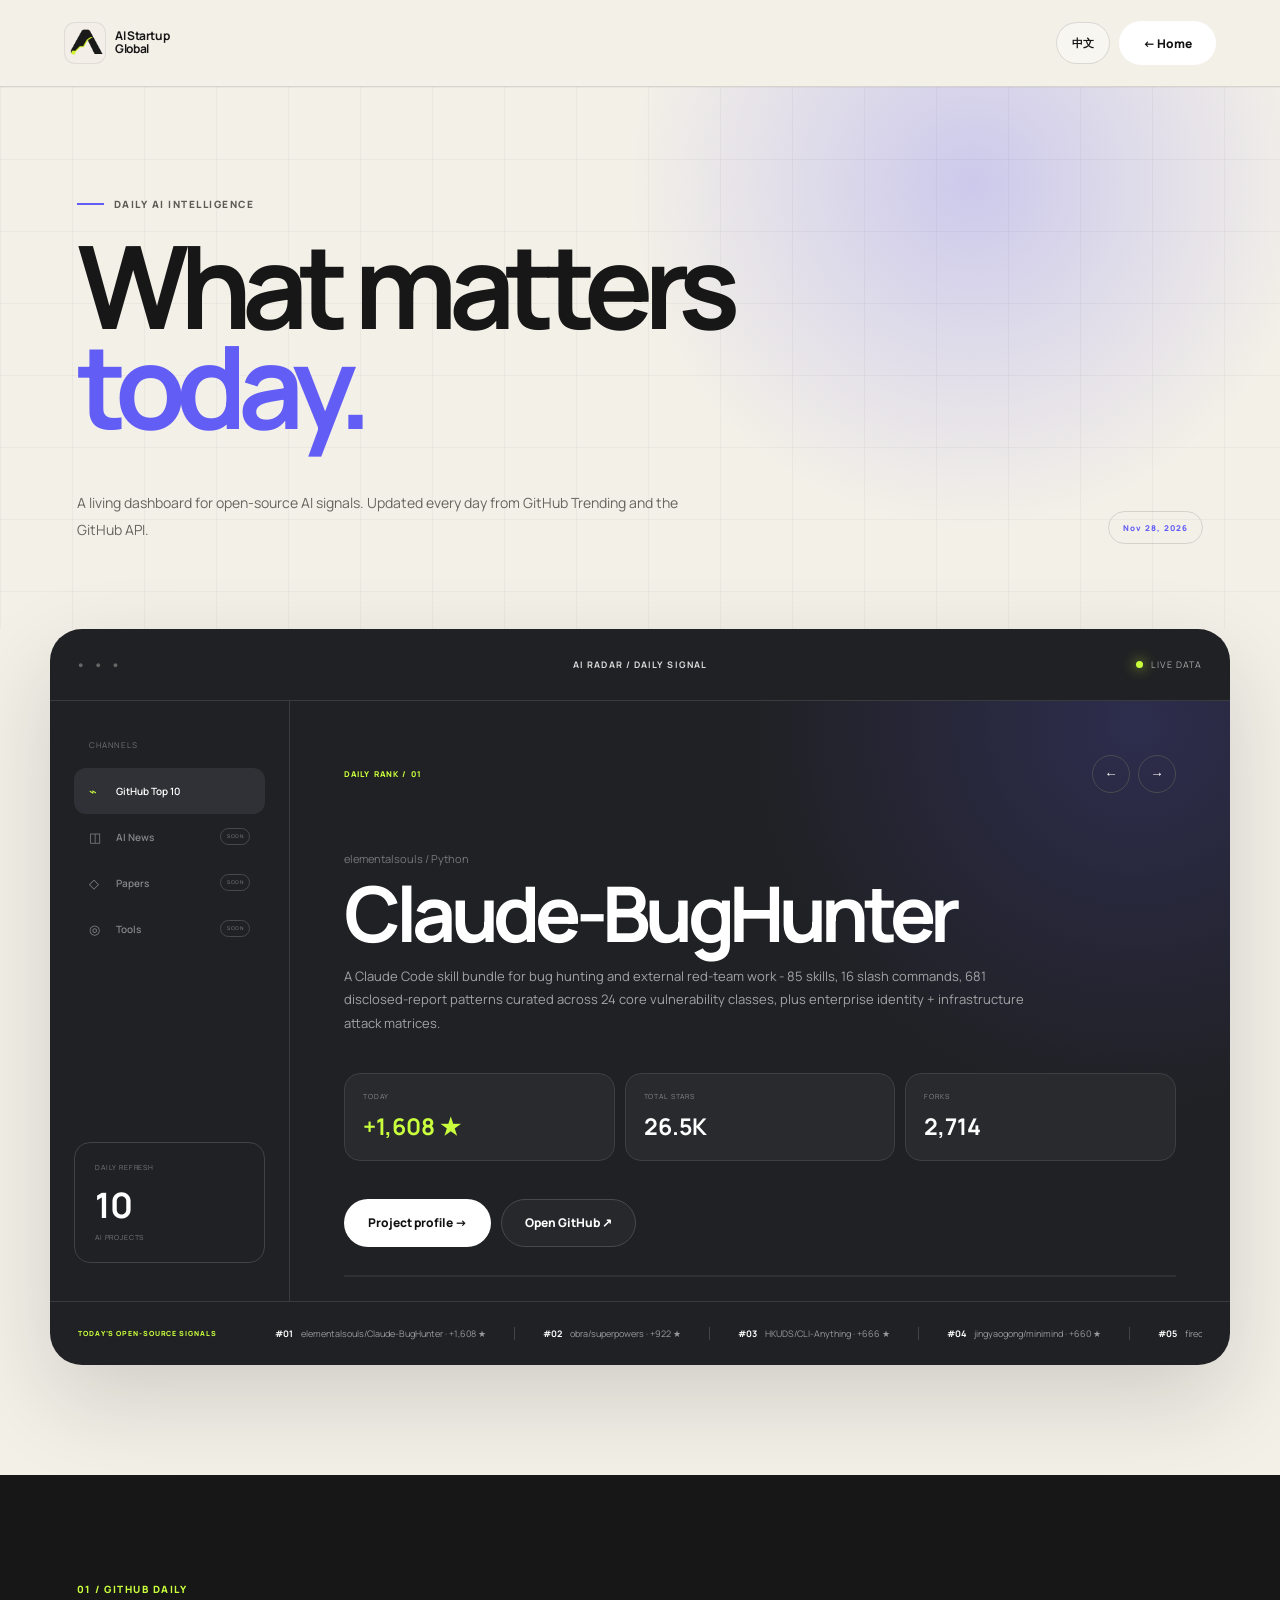
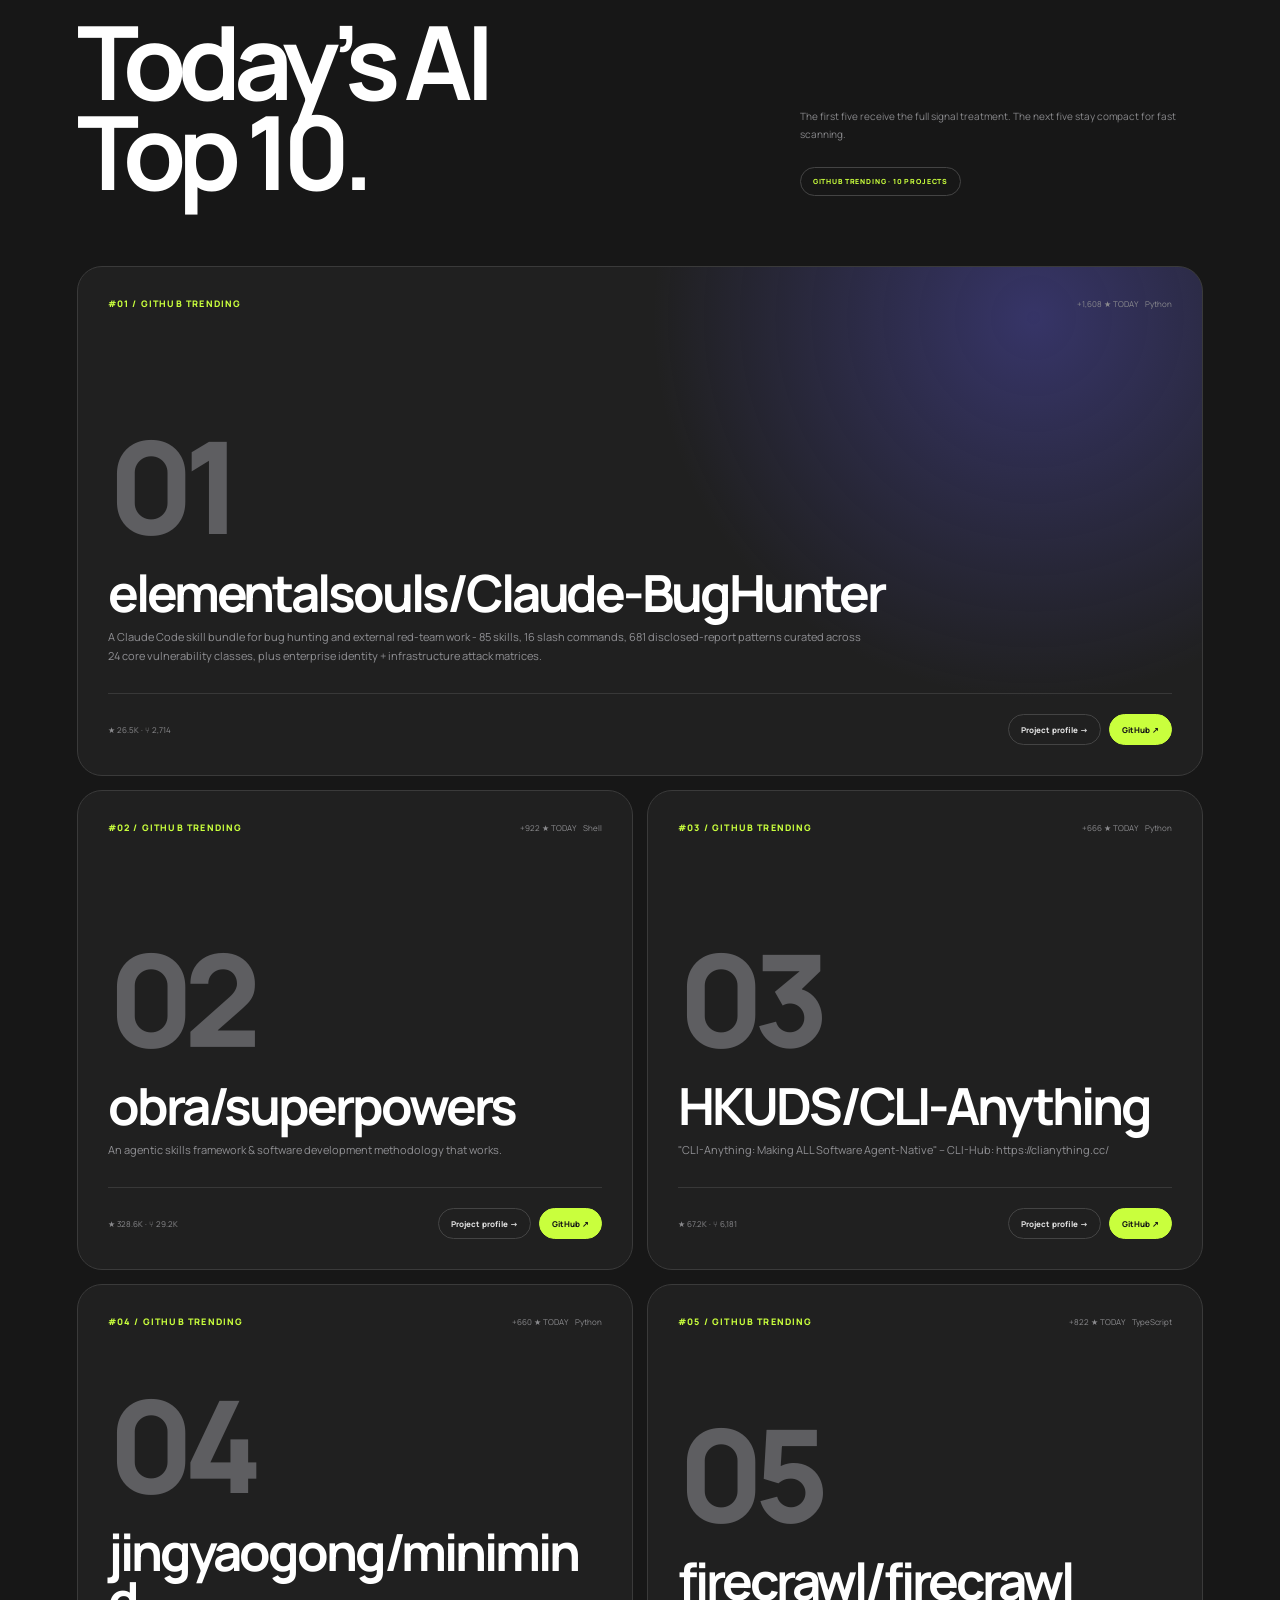
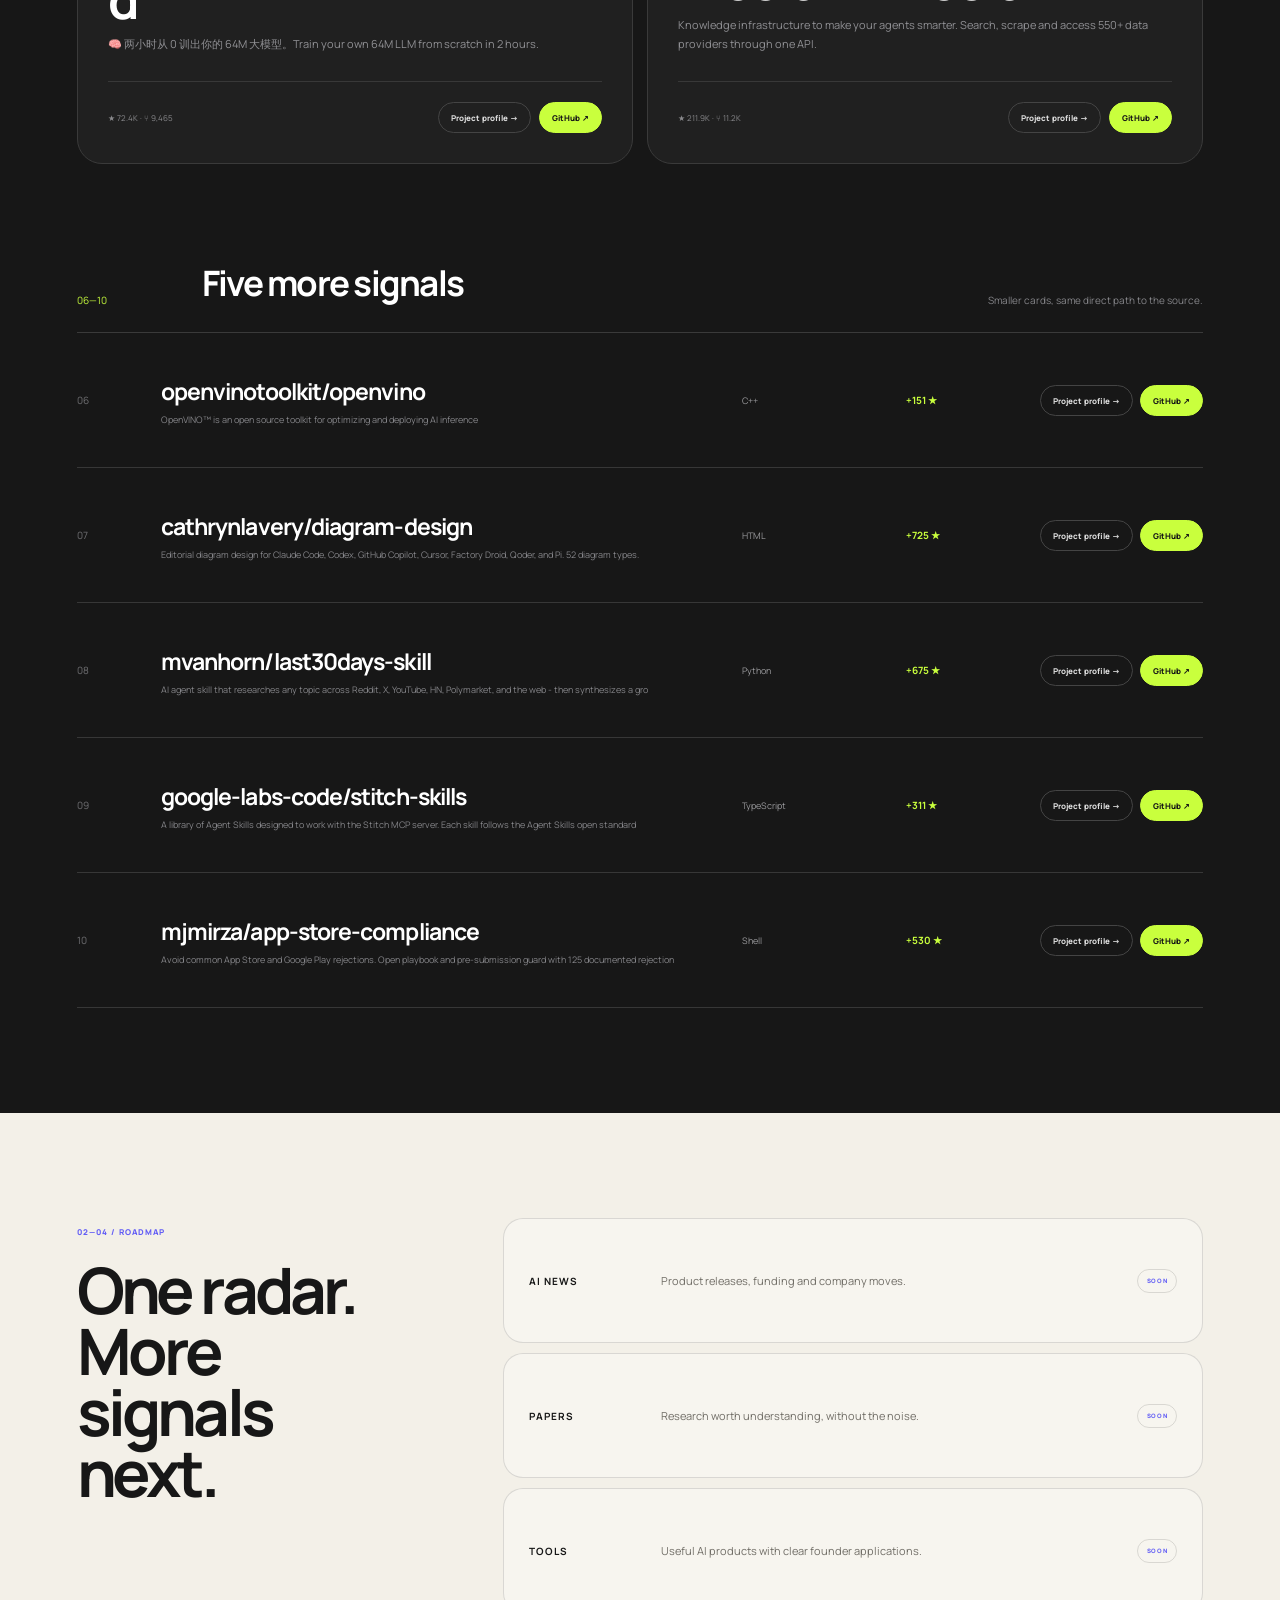
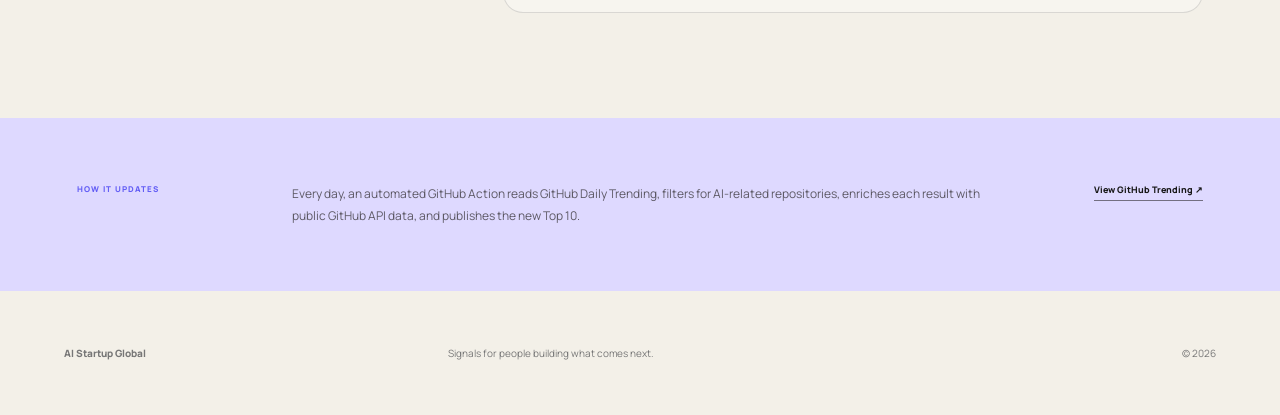
<file: ai-radar.html>
<!doctype html>
<html lang="en">
<head>
  <meta charset="UTF-8"><meta name="viewport" content="width=device-width,initial-scale=1"><meta name="theme-color" content="#171717">
  <meta name="description" content="AI Startup Global daily AI radar and GitHub Top 10.">
  <title>AI Radar — AI Startup Global</title>
  <link rel="preconnect" href="https://fonts.googleapis.com"><link rel="preconnect" href="https://fonts.gstatic.com" crossorigin><link href="https://fonts.googleapis.com/css2?family=Manrope:wght@400;500;600;700;800&display=swap" rel="stylesheet">
  <link rel="stylesheet" href="styles.css"><link rel="stylesheet" href="ai-radar.css">
</head>
<body class="radar-page">
  <header class="radar-nav"><a class="brand" href="index.html"><span class="mark" aria-hidden="true"></span><b>AI Startup<br>Global</b></a><div><button class="lang-toggle" type="button" data-radar-lang>中文</button><a class="btn white compact" href="index.html" data-copy="home">← Home</a></div></header>
  <main>
    <section class="radar-intro"><p class="eyebrow"><i></i><span data-copy="eyebrow">DAILY AI INTELLIGENCE</span></p><h1 data-copy="title">What matters<br><em>today.</em></h1><div><p data-copy="intro">A living dashboard for open-source AI signals. Updated every day from GitHub Trending and the GitHub API.</p><span data-radar-date>UPDATING</span></div></section>
    <section class="radar-console" data-radar-console>
      <div class="radar-console-bar"><span class="radar-dots">● ● ●</span><b data-copy="consoleTitle">AI RADAR / DAILY SIGNAL</b><span><i></i><span data-copy="live">LIVE DATA</span></span></div>
      <div class="radar-console-body">
        <aside><small data-copy="channels">CHANNELS</small><a class="active" href="#github-top"><span>⌁</span><b data-copy="github">GitHub Top 10</b></a><a href="#next-signals"><span>◫</span><b data-copy="news">AI News</b><em data-copy="soon">SOON</em></a><a href="#next-signals"><span>◇</span><b data-copy="papers">Papers</b><em data-copy="soon">SOON</em></a><a href="#next-signals"><span>◎</span><b data-copy="tools">Tools</b><em data-copy="soon">SOON</em></a><div><small data-copy="refresh">DAILY REFRESH</small><strong>10</strong><span data-copy="projects">AI PROJECTS</span></div></aside>
        <div class="radar-feature" data-radar-feature aria-live="polite"></div>
      </div>
      <div class="radar-ticker"><span data-copy="ticker">TODAY’S OPEN-SOURCE SIGNALS</span><div><div data-radar-ticker-track></div></div></div>
    </section>
    <section class="radar-ranking" id="github-top">
      <header><div><p>01 / GITHUB DAILY</p><h2 data-copy="rankingTitle">Today’s AI<br>Top 10.</h2></div><div><p data-copy="rankingCopy">The first five receive the full signal treatment. The next five stay compact for fast scanning.</p><span data-radar-source>GITHUB TRENDING</span></div></header>
      <div class="top-five" data-top-five></div>
      <div class="next-five-head"><span>06—10</span><h3 data-copy="moreSignals">Five more signals</h3><p data-copy="moreCopy">Smaller cards, same direct path to the source.</p></div>
      <div class="next-five" data-next-five></div>
    </section>
    <section class="radar-next" id="next-signals"><div><span>02—04 / ROADMAP</span><h2 data-copy="nextTitle">One radar.<br>More signals next.</h2></div><div class="radar-next-grid"><article><b>AI NEWS</b><p data-copy="newsDesc">Product releases, funding and company moves.</p><span data-copy="soon">SOON</span></article><article><b>PAPERS</b><p data-copy="papersDesc">Research worth understanding, without the noise.</p><span data-copy="soon">SOON</span></article><article><b>TOOLS</b><p data-copy="toolsDesc">Useful AI products with clear founder applications.</p><span data-copy="soon">SOON</span></article></div></section>
    <section class="radar-method"><span data-copy="methodLabel">HOW IT UPDATES</span><p data-copy="method">Every day, an automated GitHub Action reads GitHub Daily Trending, filters for AI-related repositories, enriches each result with public GitHub API data, and publishes the new Top 10.</p><a href="https://github.com/trending?since=daily" target="_blank" rel="noreferrer" data-copy="sourceLink">View GitHub Trending ↗</a></section>
  </main>
  <footer class="radar-footer"><a href="index.html">AI Startup Global</a><p data-copy="footer">Signals for people building what comes next.</p><span>© <i data-radar-year></i></span></footer>
  <script src="ai-radar.js"></script>
</body>
</html>
</file>
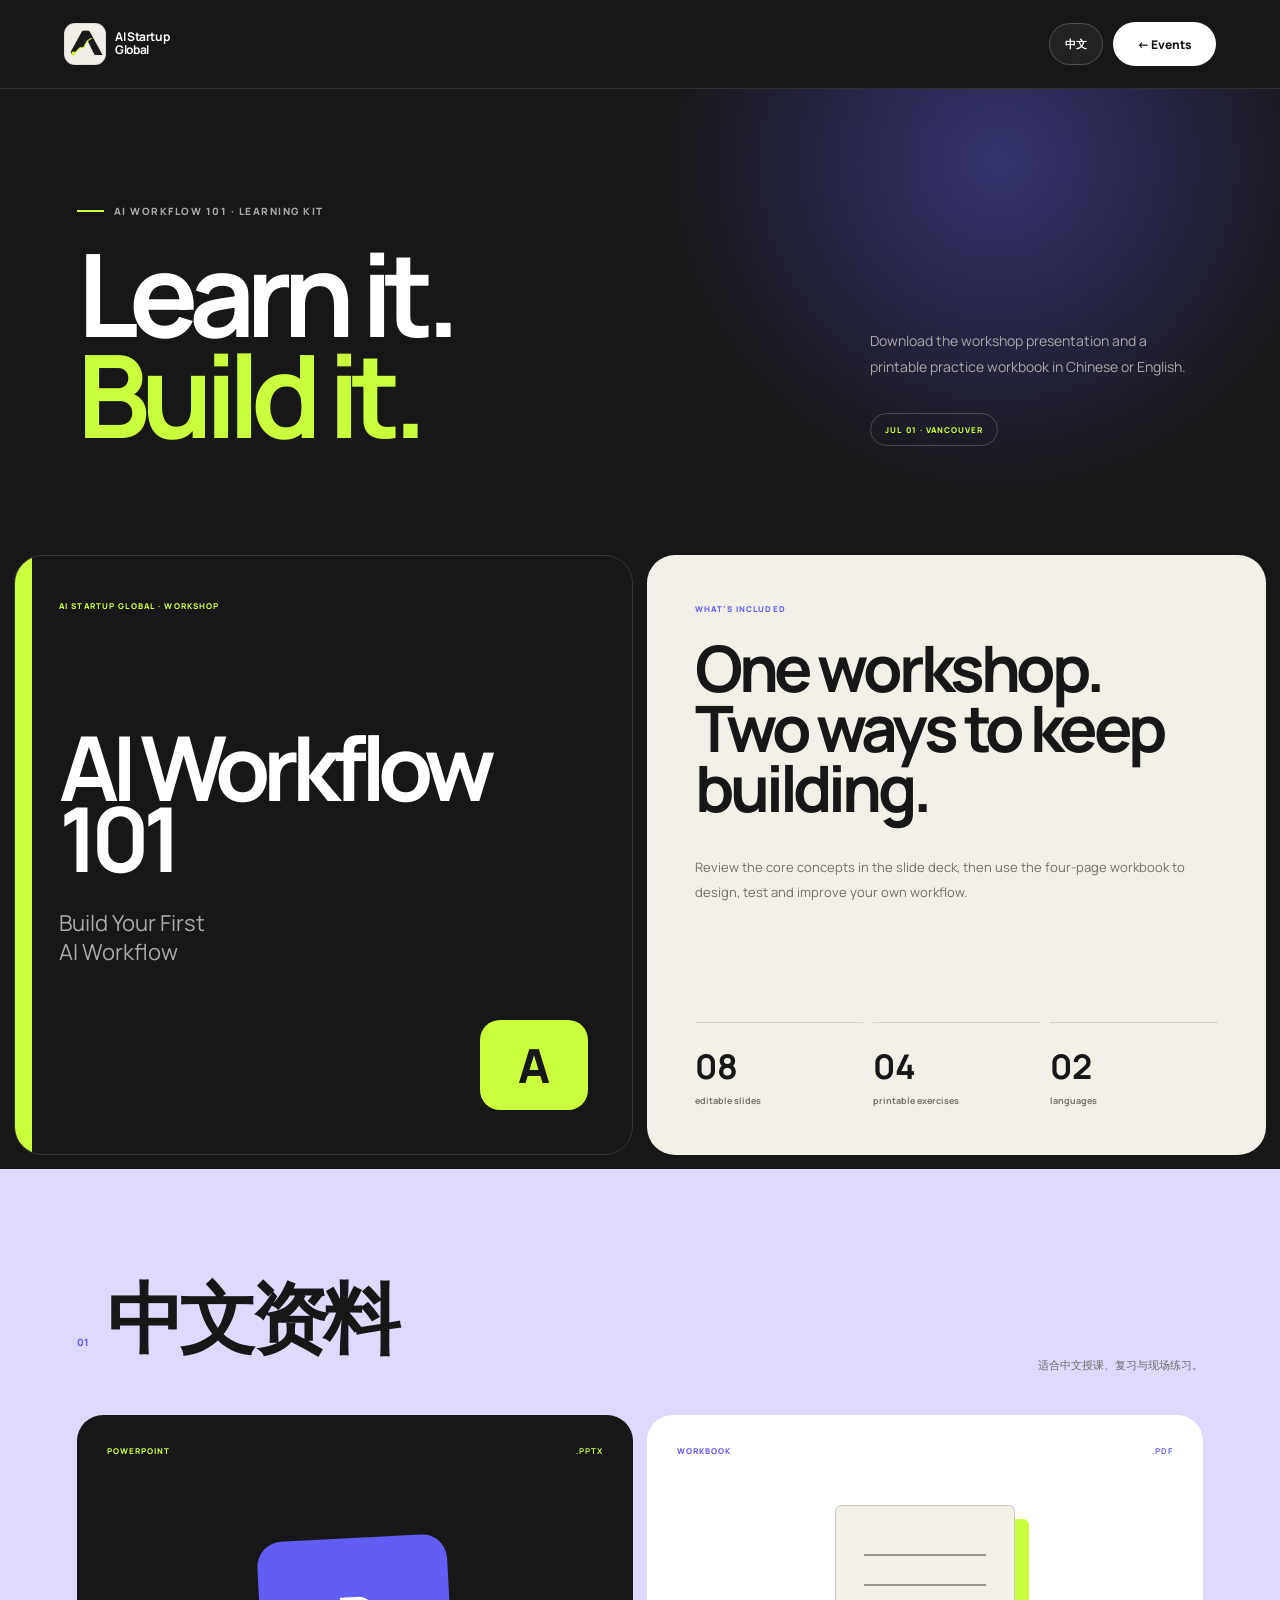
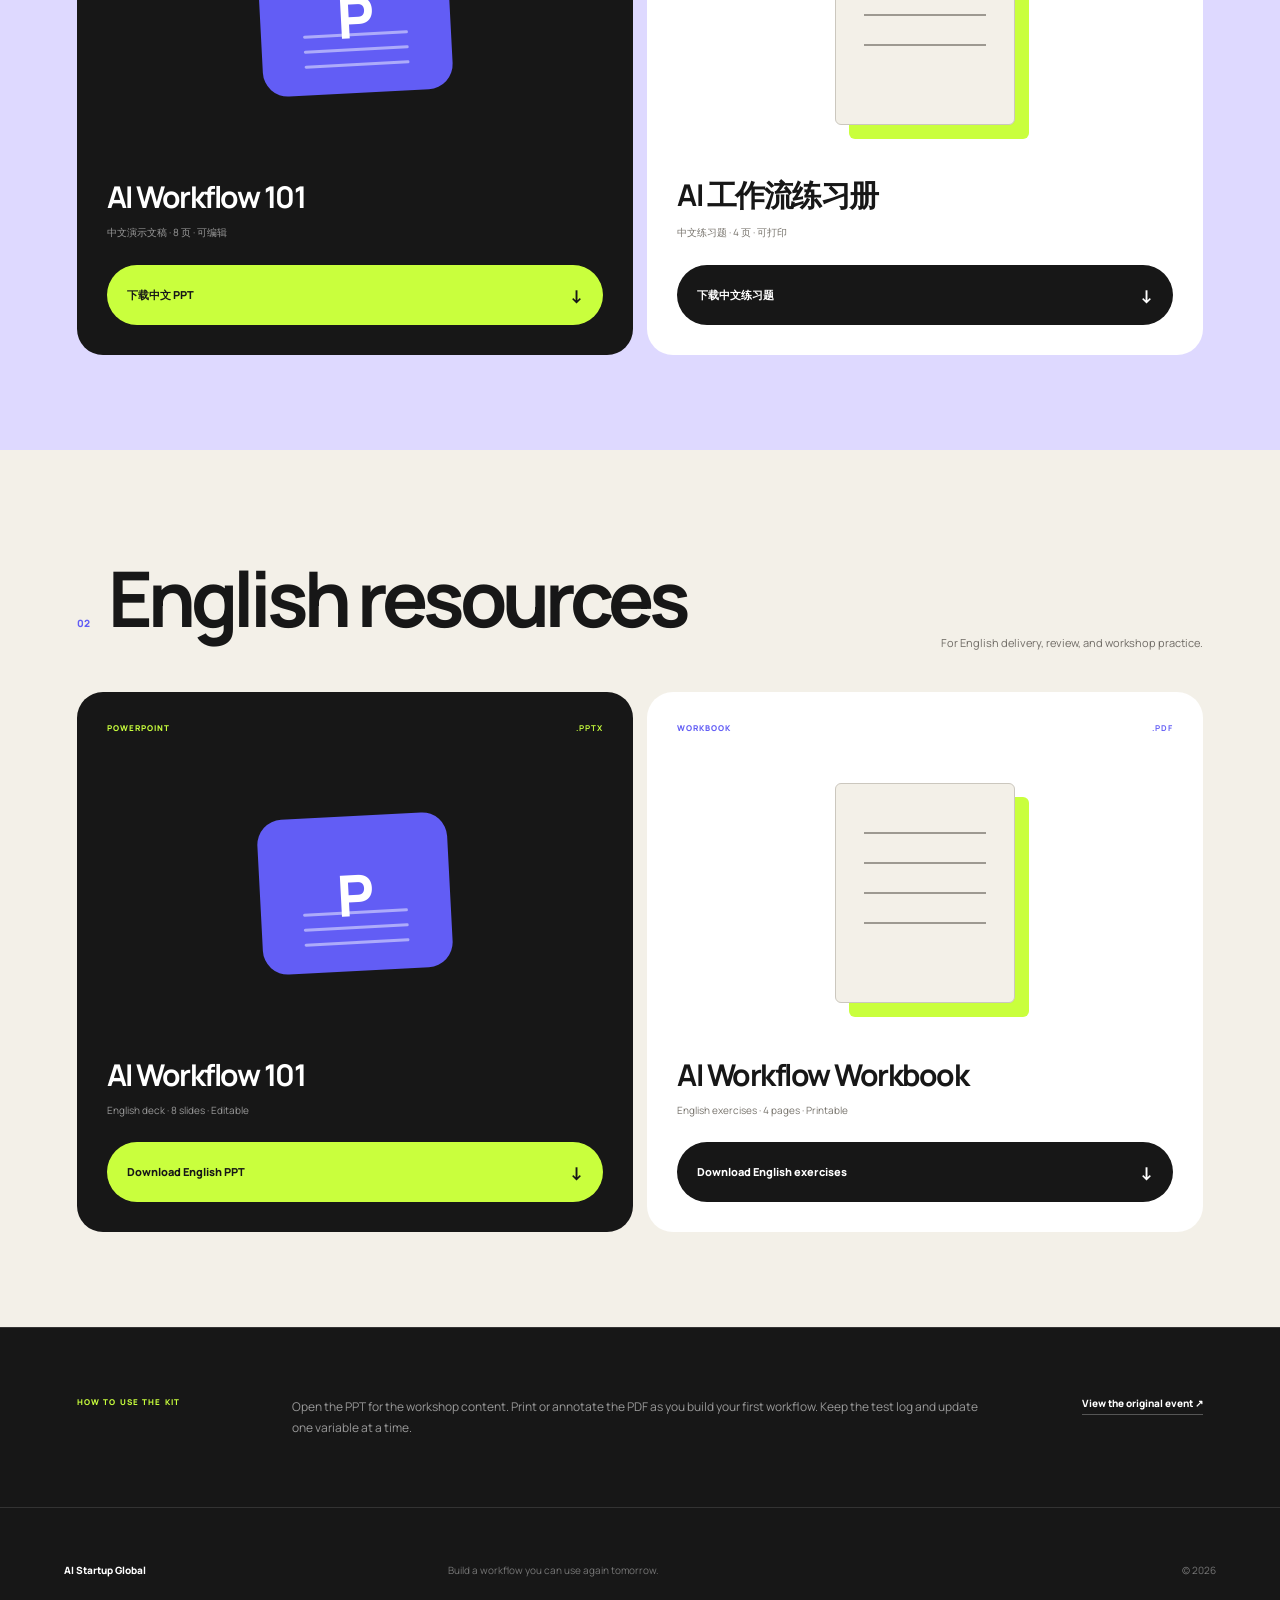
<file: downloads.html>
<!doctype html>
<html lang="en">
<head>
  <meta charset="UTF-8">
  <meta name="viewport" content="width=device-width,initial-scale=1">
  <meta name="theme-color" content="#171717">
  <meta name="description" content="Download the bilingual AI Workflow 101 presentation and practice workbook from AI Startup Global.">
  <title>Learning Kit — AI Startup Global</title>
  <link rel="preconnect" href="https://fonts.googleapis.com">
  <link rel="preconnect" href="https://fonts.gstatic.com" crossorigin>
  <link href="https://fonts.googleapis.com/css2?family=Manrope:wght@400;500;600;700;800&display=swap" rel="stylesheet">
  <link rel="stylesheet" href="styles.css">
  <link rel="stylesheet" href="downloads.css">
</head>
<body class="downloads-page">
  <header class="downloads-nav">
    <a class="brand" href="index.html"><span class="mark" aria-hidden="true"></span><b>AI Startup<br>Global</b></a>
    <div><button class="lang-toggle" type="button" data-downloads-lang>中文</button><a class="btn white compact" href="events.html" data-copy="back">← Events</a></div>
  </header>
  <main>
    <section class="downloads-hero">
      <div><p class="eyebrow light"><i></i><span data-copy="eyebrow">AI WORKFLOW 101 · LEARNING KIT</span></p><h1 data-copy="title">Learn it.<br><em>Build it.</em></h1></div>
      <div class="downloads-hero-copy"><p data-copy="intro">Download the workshop presentation and a printable practice workbook in Chinese or English.</p><span data-copy="event">JUL 01 · VANCOUVER</span></div>
    </section>
    <section class="downloads-showcase" aria-label="AI Workflow 101 workshop resources">
      <div class="kit-preview" aria-hidden="true"><span>AI STARTUP GLOBAL · WORKSHOP</span><strong>AI Workflow<br>101</strong><p>Build Your First<br>AI Workflow</p><i>A</i></div>
      <div class="kit-summary"><span data-copy="includedLabel">WHAT’S INCLUDED</span><h2 data-copy="kitTitle">One workshop.<br>Two ways to keep building.</h2><p data-copy="kitDesc">Review the core concepts in the slide deck, then use the four-page workbook to design, test and improve your own workflow.</p><ul><li><b>08</b><span data-copy="slides">editable slides</span></li><li><b>04</b><span data-copy="pages">printable exercises</span></li><li><b>02</b><span data-copy="languages">languages</span></li></ul></div>
    </section>
    <section class="download-library">
      <div class="download-library-head"><div><span>01</span><h2 data-copy="zhHeading">中文资料</h2></div><p data-copy="zhIntro">适合中文授课、复习与现场练习。</p></div>
      <div class="download-grid">
        <article class="download-card deck-card"><div class="download-card-top"><span>POWERPOINT</span><b>.PPTX</b></div><div class="file-icon"><span>P</span><i></i><i></i><i></i></div><div><h3>AI Workflow 101</h3><p data-copy="zhDeck">中文演示文稿 · 8 页 · 可编辑</p></div><a class="download-button" href="assets/downloads/ai-workflow-101-zh.pptx" download>下载中文 PPT <span>↓</span></a></article>
        <article class="download-card workbook-card"><div class="download-card-top"><span>WORKBOOK</span><b>.PDF</b></div><div class="worksheet-icon"><i></i><i></i><i></i><i></i></div><div><h3 data-copy="zhWorkbookTitle">AI 工作流练习册</h3><p data-copy="zhWorkbook">中文练习题 · 4 页 · 可打印</p></div><a class="download-button dark" href="assets/downloads/ai-workflow-101-exercises-zh.pdf" download>下载中文练习题 <span>↓</span></a></article>
      </div>
    </section>
    <section class="download-library english-library">
      <div class="download-library-head"><div><span>02</span><h2>English resources</h2></div><p data-copy="enIntro">For English delivery, review, and workshop practice.</p></div>
      <div class="download-grid">
        <article class="download-card deck-card"><div class="download-card-top"><span>POWERPOINT</span><b>.PPTX</b></div><div class="file-icon"><span>P</span><i></i><i></i><i></i></div><div><h3>AI Workflow 101</h3><p>English deck · 8 slides · Editable</p></div><a class="download-button" href="assets/downloads/ai-workflow-101-en.pptx" download>Download English PPT <span>↓</span></a></article>
        <article class="download-card workbook-card"><div class="download-card-top"><span>WORKBOOK</span><b>.PDF</b></div><div class="worksheet-icon"><i></i><i></i><i></i><i></i></div><div><h3>AI Workflow Workbook</h3><p>English exercises · 4 pages · Printable</p></div><a class="download-button dark" href="assets/downloads/ai-workflow-101-exercises-en.pdf" download>Download English exercises <span>↓</span></a></article>
      </div>
    </section>
    <section class="downloads-note"><span data-copy="noteLabel">HOW TO USE THE KIT</span><p data-copy="note">Open the PPT for the workshop content. Print or annotate the PDF as you build your first workflow. Keep the test log and update one variable at a time.</p><a href="https://luma.com/4ig5pzzb" target="_blank" rel="noreferrer" data-copy="luma">View the original event ↗</a></section>
  </main>
  <footer class="downloads-footer"><a href="index.html">AI Startup Global</a><p data-copy="footer">Build a workflow you can use again tomorrow.</p><span>© <i data-downloads-year></i></span></footer>
  <script src="downloads.js"></script>
</body>
</html>
</file>
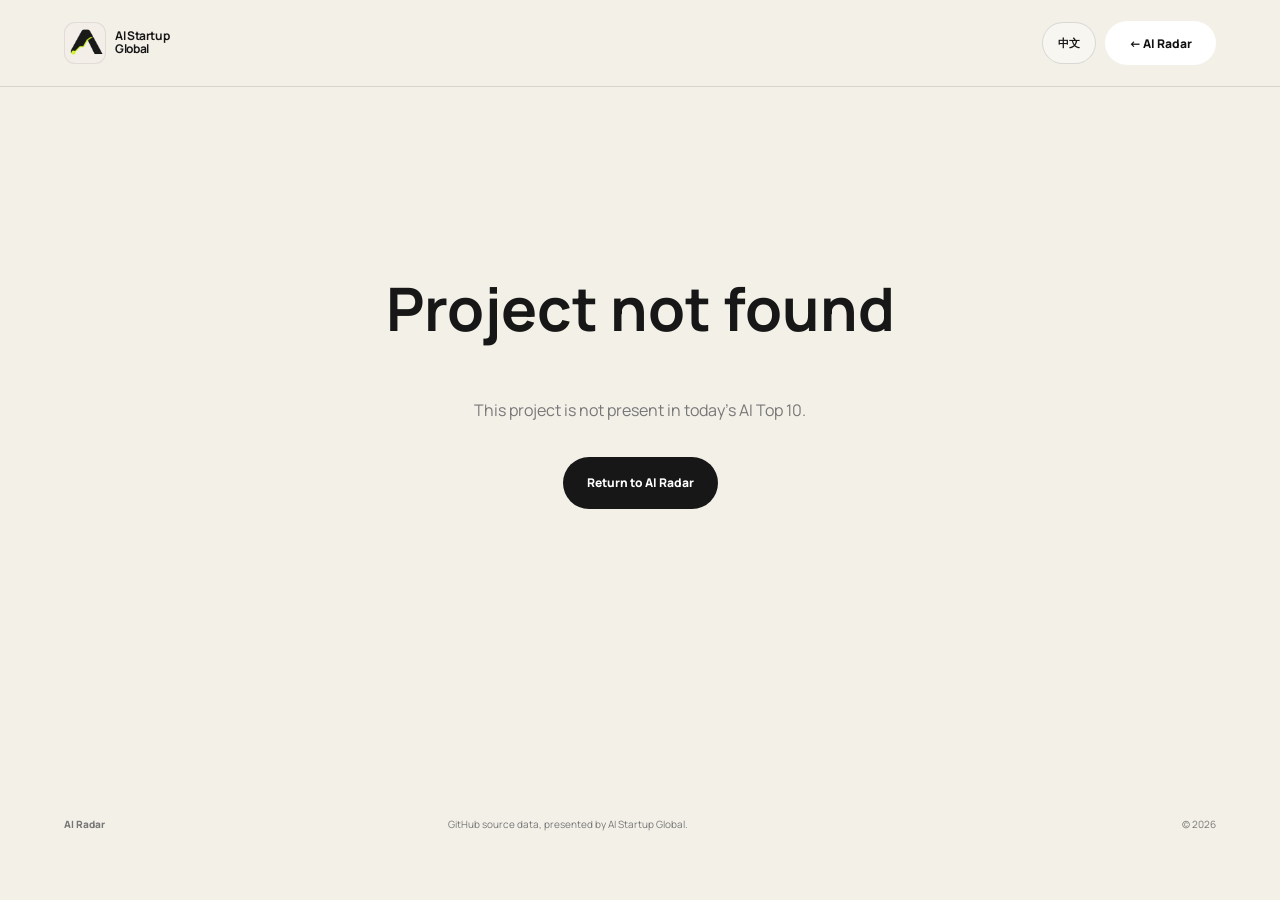
<file: github-project.html>
<!doctype html>
<html lang="en">
<head>
  <meta charset="UTF-8"><meta name="viewport" content="width=device-width,initial-scale=1"><meta name="theme-color" content="#171717">
  <meta name="description" content="GitHub AI project profile from AI Startup Global AI Radar."><title>GitHub Project — AI Startup Global</title>
  <link rel="preconnect" href="https://fonts.googleapis.com"><link rel="preconnect" href="https://fonts.gstatic.com" crossorigin><link href="https://fonts.googleapis.com/css2?family=Manrope:wght@400;500;600;700;800&display=swap" rel="stylesheet">
  <link rel="stylesheet" href="styles.css"><link rel="stylesheet" href="ai-radar.css">
</head>
<body class="radar-page project-page">
  <header class="radar-nav"><a class="brand" href="index.html"><span class="mark" aria-hidden="true"></span><b>AI Startup<br>Global</b></a><div><button class="lang-toggle" type="button" data-project-lang>中文</button><a class="btn white compact" href="ai-radar.html" data-copy="back">← AI Radar</a></div></header>
  <main data-project-root><section class="project-loading"><span></span><p>Loading GitHub project…</p></section></main>
  <footer class="radar-footer"><a href="ai-radar.html">AI Radar</a><p data-copy="footer">GitHub source data, presented by AI Startup Global.</p><span>© <i data-project-year></i></span></footer>
  <script src="github-project.js"></script>
</body>
</html>
</file>
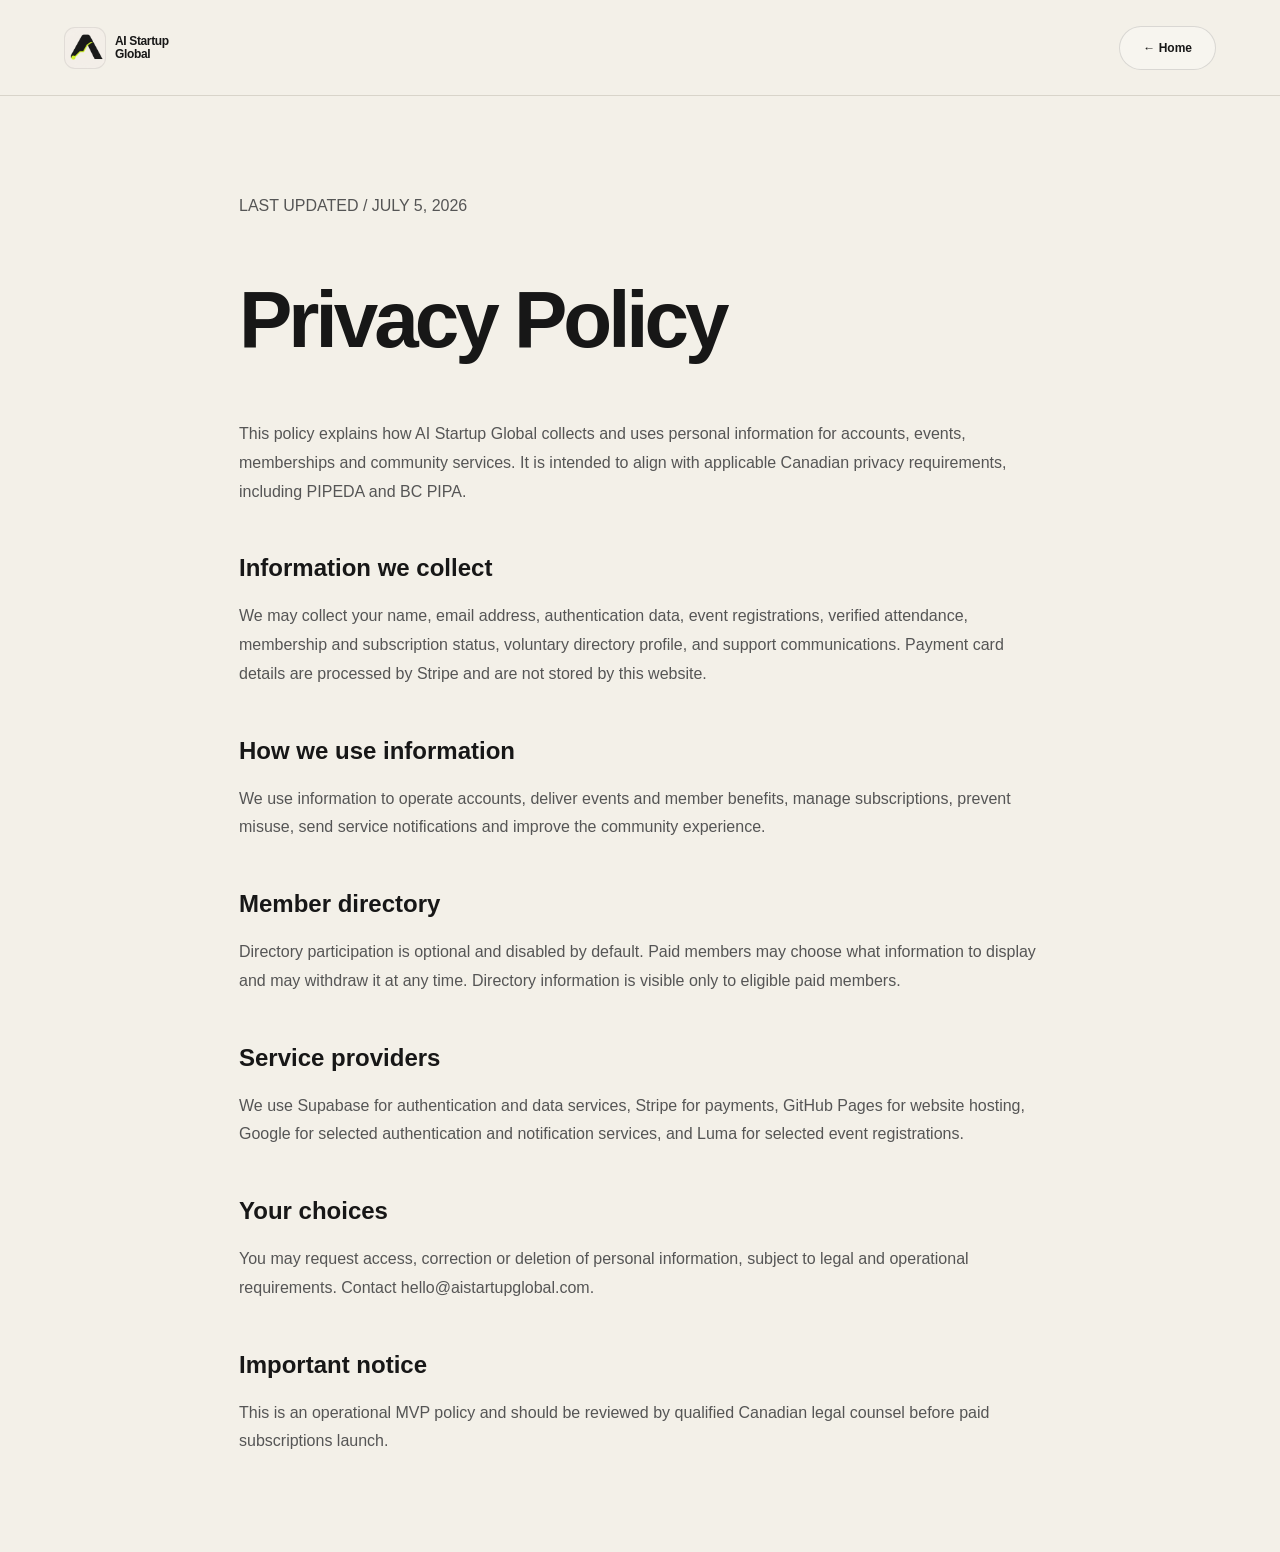
<file: privacy.html>
<!doctype html><html lang="en"><head><meta charset="UTF-8"><meta name="viewport" content="width=device-width,initial-scale=1"><title>Privacy Policy — AI Startup Global</title><link rel="stylesheet" href="styles.css"><link rel="stylesheet" href="commercial.css"></head><body class="commercial-page legal-page"><header class="commercial-nav"><a class="brand" href="index.html"><span class="mark"></span><b>AI Startup<br>Global</b></a><a class="btn ghost compact" href="index.html">← Home</a></header><main><p>LAST UPDATED / JULY 5, 2026</p><h1>Privacy Policy</h1><p>This policy explains how AI Startup Global collects and uses personal information for accounts, events, memberships and community services. It is intended to align with applicable Canadian privacy requirements, including PIPEDA and BC PIPA.</p><h2>Information we collect</h2><p>We may collect your name, email address, authentication data, event registrations, verified attendance, membership and subscription status, voluntary directory profile, and support communications. Payment card details are processed by Stripe and are not stored by this website.</p><h2>How we use information</h2><p>We use information to operate accounts, deliver events and member benefits, manage subscriptions, prevent misuse, send service notifications and improve the community experience.</p><h2>Member directory</h2><p>Directory participation is optional and disabled by default. Paid members may choose what information to display and may withdraw it at any time. Directory information is visible only to eligible paid members.</p><h2>Service providers</h2><p>We use Supabase for authentication and data services, Stripe for payments, GitHub Pages for website hosting, Google for selected authentication and notification services, and Luma for selected event registrations.</p><h2>Your choices</h2><p>You may request access, correction or deletion of personal information, subject to legal and operational requirements. Contact <a href="mailto:hello@aistartupglobal.com">hello@aistartupglobal.com</a>.</p><h2>Important notice</h2><p>This is an operational MVP policy and should be reviewed by qualified Canadian legal counsel before paid subscriptions launch.</p></main></body></html>
</file>
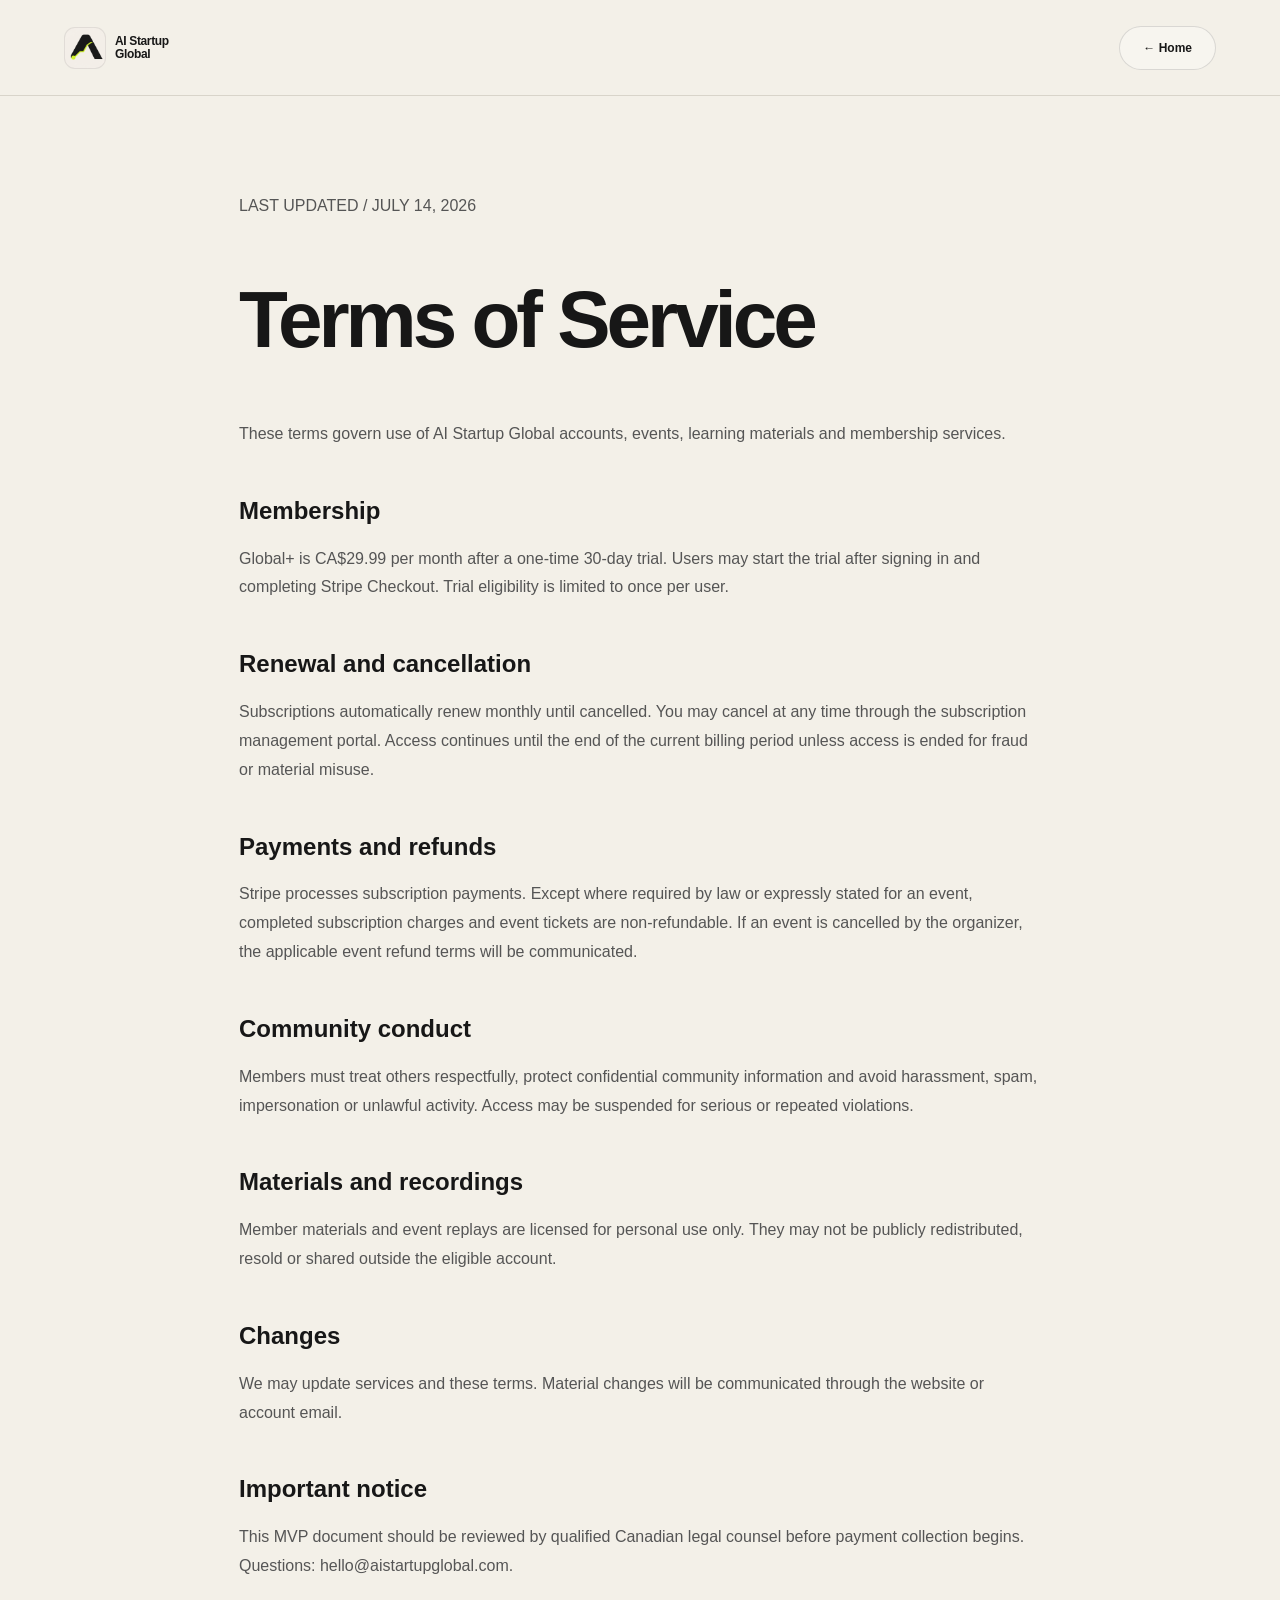
<file: terms.html>
<!doctype html>
<html lang="en">
<head>
  <meta charset="UTF-8">
  <meta name="viewport" content="width=device-width,initial-scale=1">
  <title>Terms of Service — AI Startup Global</title>
  <link rel="stylesheet" href="styles.css">
  <link rel="stylesheet" href="commercial.css">
</head>
<body class="commercial-page legal-page">
  <header class="commercial-nav">
    <a class="brand" href="index.html"><span class="mark"></span><b>AI Startup<br>Global</b></a>
    <a class="btn ghost compact" href="index.html">← Home</a>
  </header>
  <main>
    <p>LAST UPDATED / JULY 14, 2026</p>
    <h1>Terms of Service</h1>
    <p>These terms govern use of AI Startup Global accounts, events, learning materials and membership services.</p>
    <h2>Membership</h2>
    <p>Global+ is CA$29.99 per month after a one-time 30-day trial. Users may start the trial after signing in and completing Stripe Checkout. Trial eligibility is limited to once per user.</p>
    <h2>Renewal and cancellation</h2>
    <p>Subscriptions automatically renew monthly until cancelled. You may cancel at any time through the subscription management portal. Access continues until the end of the current billing period unless access is ended for fraud or material misuse.</p>
    <h2>Payments and refunds</h2>
    <p>Stripe processes subscription payments. Except where required by law or expressly stated for an event, completed subscription charges and event tickets are non-refundable. If an event is cancelled by the organizer, the applicable event refund terms will be communicated.</p>
    <h2>Community conduct</h2>
    <p>Members must treat others respectfully, protect confidential community information and avoid harassment, spam, impersonation or unlawful activity. Access may be suspended for serious or repeated violations.</p>
    <h2>Materials and recordings</h2>
    <p>Member materials and event replays are licensed for personal use only. They may not be publicly redistributed, resold or shared outside the eligible account.</p>
    <h2>Changes</h2>
    <p>We may update services and these terms. Material changes will be communicated through the website or account email.</p>
    <h2>Important notice</h2>
    <p>This MVP document should be reviewed by qualified Canadian legal counsel before payment collection begins. Questions: <a href="mailto:hello@aistartupglobal.com">hello@aistartupglobal.com</a>.</p>
  </main>
</body>
</html>
</file>
<file: styles.css>
:root{--ink:#171717;--paper:#f3f0e8;--lime:#c9ff3d;--purple:#625df5;--muted:#69665f;--line:#17171722;--r:28px}*{box-sizing:border-box}html{scroll-behavior:smooth;scroll-padding-top:100px}body{margin:0;background:var(--paper);color:var(--ink);font-family:Manrope,Arial,sans-serif;overflow-x:hidden}a{color:inherit;text-decoration:none}.skip{position:fixed;top:-60px;left:16px;z-index:99;background:#111;color:#fff;padding:12px}.skip:focus{top:12px}.header{position:fixed;inset:18px 4vw auto;z-index:20;display:grid;grid-template-columns:1fr auto 1fr;align-items:center;padding:8px 10px 8px 18px;border-radius:18px;transition:.3s}.header.scrolled{background:#f7f5eedd;backdrop-filter:blur(18px);box-shadow:0 12px 40px #17171712}.brand{display:flex;align-items:center;gap:9px;width:max-content}.brand b{font-size:12px;line-height:1.05;letter-spacing:-.03em}.mark{position:relative;display:grid;place-items:center;width:36px;height:36px;border-radius:10px;background:var(--ink);color:#fff;font-weight:800}.mark span{position:absolute;right:4px;top:2px;color:var(--lime);font-size:9px}.header nav{display:flex;gap:30px;font-size:12px;font-weight:700}.header nav a:hover{color:var(--purple)}.header>.btn{justify-self:end}.btn{display:inline-flex;align-items:center;justify-content:center;gap:12px;min-height:52px;padding:0 23px;border:1px solid transparent;border-radius:99px;font-size:12px;font-weight:800;transition:.25s}.btn:hover{transform:translateY(-2px)}.dark{background:var(--ink);color:#fff}.dark:hover{background:var(--purple)}.compact{min-height:44px}.ghost{border-color:var(--line);background:#ffffff55}.white{background:#fff;color:#111}.eyebrow{display:flex;align-items:center;gap:10px;font-size:10px;font-weight:800;letter-spacing:.15em;color:#5e5b55}.eyebrow i{width:27px;height:2px;background:var(--purple)}.hero{position:relative;min-height:100vh;display:grid;grid-template-columns:.88fr 1.12fr;align-items:center;gap:6vw;padding:145px max(5vw,32px) 85px;isolation:isolate}.grid{position:absolute;inset:0;z-index:-3;background-image:linear-gradient(#1717170b 1px,transparent 1px),linear-gradient(90deg,#1717170b 1px,transparent 1px);background-size:72px 72px;mask-image:linear-gradient(#000,transparent 85%)}.glow{position:absolute;z-index:-2;border-radius:50%}.blue{right:-10%;top:5%;width:50vw;height:50vw;background:radial-gradient(circle,#625df588,transparent 67%)}.lime{left:34%;bottom:-20%;width:36vw;height:36vw;background:radial-gradient(circle,#c9ff3dbb,transparent 68%)}.hero h1{margin:25px 0;font-size:clamp(58px,7vw,112px);line-height:.91;letter-spacing:-.075em}.hero h1 em{color:var(--purple);font-style:normal}.lead{max-width:600px;color:#514e48;font-size:clamp(16px,1.3vw,20px);line-height:1.75}.actions{display:flex;gap:12px;margin-top:32px}.proof{display:flex;gap:24px;padding:0;margin-top:25px;color:var(--muted);font-size:11px;list-style:none}.dashboard{position:relative;perspective:1500px}.shell{overflow:hidden;min-height:590px;border-radius:28px;background:#202124;color:#fff;box-shadow:0 30px 80px #16161630;transform:rotateY(-3deg);transition:.4s}.dashboard:hover .shell{transform:none}.topbar{height:58px;display:grid;grid-template-columns:1fr auto 1fr;align-items:center;padding:0 18px;border-bottom:1px solid #37383c;color:#a9a9ac;font-size:9px;letter-spacing:.1em}.dots{letter-spacing:2px;color:#5d5e62}.live{justify-self:end;color:#c5c5c7}.live:first-letter{color:var(--lime)}.dashbody{display:grid;grid-template-columns:155px 1fr;min-height:532px}.dashbody aside{display:flex;flex-direction:column;gap:5px;padding:25px 13px;border-right:1px solid #37383c}.dashbody aside small{margin:0 10px 10px;color:#747579;font-size:8px}.dashbody aside a{padding:11px 10px;border-radius:9px;color:#909095;font-size:10px}.dashbody aside a.active{background:#303136;color:#fff}.cohort{margin-top:auto;padding:14px;border:1px solid #3d3e42;border-radius:12px}.cohort b{display:block;margin:7px 0;font-size:10px}.cohort i{display:block;height:3px;background:#444}.cohort i span{display:block;width:72%;height:100%;background:var(--lime)}.canvas{padding:30px;background:radial-gradient(circle at 90% 0,#625df522,transparent 40%)}.canvas-head{display:flex;justify-content:space-between}.canvas-head small{color:var(--lime);font-size:8px;letter-spacing:.14em}.canvas-head h2{margin:7px 0 25px;font-size:28px;line-height:1.05;letter-spacing:-.05em}.metric-row{display:grid;grid-template-columns:1fr 1fr;gap:10px}.metric-row article{position:relative;padding:15px;border:1px solid #3c3d41;border-radius:13px;background:#292a2e}.metric-row small{display:block;color:#85868a;font-size:7px}.metric-row b{display:block;margin-top:8px;font-size:25px}.metric-row em{position:absolute;right:12px;bottom:13px;color:var(--lime);font-size:7px;font-style:normal}.map{position:relative;height:155px;margin:16px 0;border:1px solid #37383c;border-radius:14px;background:#25262a}.map svg{position:absolute;inset:15px;width:calc(100% - 30px);height:calc(100% - 30px);fill:none;stroke:#625df5;stroke-width:1}.map .n{position:absolute;z-index:2;width:8px;height:8px;border-radius:50%;background:var(--lime);box-shadow:0 0 12px var(--lime)}.n1{left:8%;top:67%}.n2{left:37%;top:38%}.n3{left:62%;top:54%}.n4{right:6%;top:22%}.map b{position:relative;display:inline-block;margin:125px 9% 0;color:#888;font-size:6px}.signal{display:flex;align-items:center;gap:12px;padding:12px;border:1px solid #3d3e43;border-radius:12px;background:#2c2d31}.signal>span{display:grid;place-items:center;width:28px;height:28px;border-radius:8px;background:var(--lime);color:#111}.signal p{display:grid;gap:4px;margin:0}.signal small{color:#78797d;font-size:7px}.signal b{font-size:9px}.signal i{margin-left:auto;color:var(--lime);font-size:7px;font-style:normal}.tag{position:absolute;z-index:3;display:grid;padding:14px 18px;border-radius:15px;background:#fffef9ee;box-shadow:0 15px 35px #17171722}.tag small{color:var(--purple);font-size:7px;font-weight:800}.tag b{margin-top:5px;font-size:12px}.tag span{color:#777;font-size:9px}.t1{left:-38px;top:85px;transform:rotate(-5deg)}.t2{right:-20px;bottom:45px;transform:rotate(5deg)}.manifesto{padding:125px 6vw;background:var(--lime);text-align:center}.manifesto p{font-size:11px;font-weight:800;letter-spacing:.12em}.manifesto h2{margin:20px 0 0;font-size:clamp(48px,7vw,100px);line-height:.97;letter-spacing:-.065em}.manifesto span{color:var(--purple)}.section{padding:125px max(6vw,32px)}.intro{margin-bottom:55px}.intro h2,.network h2{margin:20px 0 0;font-size:clamp(45px,5.5vw,80px);line-height:1.05;letter-spacing:-.06em}.cards{display:grid;grid-template-columns:repeat(3,1fr);gap:14px}.card{min-height:510px;display:flex;flex-direction:column;justify-content:space-between;padding:25px;border-radius:var(--r);transition:.3s}.card:hover{transform:translateY(-8px);box-shadow:0 20px 50px #17171724}.black{background:#171717;color:#fff}.purple{background:var(--purple);color:#fff}.green{background:var(--lime)}.card>span{align-self:end;display:grid;place-items:center;width:35px;height:35px;border:1px solid;border-radius:50%;font-size:9px;opacity:.6}.card h3{margin:0 0 10px;font-size:27px;letter-spacing:-.04em}.card p{margin:0;opacity:.65;font-size:12px;line-height:1.8}.orbit,.blocks{position:relative;align-self:center;width:210px;height:210px}.orbit{display:grid;place-items:center;border:1px solid #444;border-radius:50%}.orbit:after{content:"";width:60%;height:60%;border:1px solid #444;border-radius:50%}.orbit i{position:absolute;width:10px;height:10px;border-radius:50%;background:var(--lime);box-shadow:0 0 20px var(--lime)}.orbit i:first-child{top:5%}.orbit i:nth-child(2){right:8%;bottom:20%;background:var(--purple)}.orbit b{position:absolute;display:grid;place-items:center;width:70px;height:70px;border-radius:20px;background:#fff;color:#111;font-size:28px;transform:rotate(8deg)}.blocks{display:grid;place-items:center}.blocks i{position:absolute;width:110px;height:110px;border:1px solid #ffffff66;border-radius:25px;transform:rotate(45deg)}.blocks i:nth-child(2){transform:translate(-40px,40px) rotate(45deg)}.blocks i:nth-child(3){transform:translate(40px,-40px) rotate(45deg);background:var(--lime);border:0}.arrow{align-self:center;font-size:15px;font-weight:800}.arrow b{margin:0 18px;font-size:70px;font-weight:400}.program{background:#171717;color:#fff}.program-head{display:grid;grid-template-columns:1.3fr .7fr;align-items:end;gap:80px;margin-bottom:60px}.light{color:#aaa}.light i{background:var(--lime)}.program-head h2{margin:20px 0 0;font-size:clamp(50px,6vw,90px);line-height:1;letter-spacing:-.065em}.program-head>p{color:#929292;font-size:13px;line-height:1.9}.steps{border-top:1px solid #393939}.steps article{display:grid;grid-template-columns:55px 90px 1fr auto;align-items:center;gap:22px;min-height:145px;border-bottom:1px solid #393939}.steps article>span{color:#777;font-size:10px}.steps article>i{color:var(--lime);font-size:35px;font-style:normal}.steps h3{margin:0 0 7px;font-size:30px;letter-spacing:-.04em}.steps p{margin:0;color:#909090;font-size:11px}.steps article>b{padding:8px 12px;border:1px solid #444;border-radius:99px;color:#aaa;font-size:8px}.network{display:grid;grid-template-columns:.85fr 1.15fr;gap:10vw}.network-copy{position:sticky;top:130px;align-self:start}.network h2 em{color:var(--purple);font-style:normal}.network-copy>p:not(.eyebrow){color:var(--muted);line-height:1.8}.network-copy>a{display:inline-block;margin-top:15px;padding-bottom:5px;border-bottom:1px solid;font-size:12px;font-weight:800}.network-list{display:grid;gap:12px}.network-list article{display:grid;grid-template-columns:60px 1fr;align-items:center;min-height:180px;padding:30px;border:1px solid var(--line);border-radius:22px;background:#ffffff45}.network-list article>span{display:grid;place-items:center;width:48px;height:48px;border-radius:50%;background:#171717;color:var(--lime);font-size:9px}.network-list h3{margin:0 0 8px;font-size:23px}.network-list p{margin:0;color:var(--muted);font-size:12px;line-height:1.7}.faq{display:grid;grid-template-columns:.8fr 1.2fr;gap:8vw;background:#e9e5db}.questions{border-top:1px solid var(--line)}details{border-bottom:1px solid var(--line)}summary{display:flex;justify-content:space-between;align-items:center;padding:27px 0;cursor:pointer;list-style:none;font-weight:700}summary i{font-style:normal;font-weight:400;font-size:22px;transition:.25s}details[open] summary i{transform:rotate(45deg)}details p{margin:-4px 40px 28px 0;color:var(--muted);font-size:12px;line-height:1.8}.cta{min-height:500px;display:flex;align-items:flex-end;justify-content:space-between;gap:40px;margin:14px;padding:65px 5vw;border-radius:30px;background:var(--purple);color:#fff}.cta p{font-size:9px;letter-spacing:.18em}.cta h2{margin:18px 0 0;font-size:clamp(48px,7vw,100px);line-height:1;letter-spacing:-.065em}footer{display:grid;grid-template-columns:1fr 1fr 1fr;align-items:center;padding:45px 5vw;color:var(--muted);font-size:10px}footer>span{text-align:right}footer i{font-style:normal}.reveal{opacity:1}.js .reveal{opacity:0;transform:translateY(24px);transition:.7s}.reveal.show{opacity:1;transform:none}
@media(max-width:1000px){.header{grid-template-columns:1fr auto}.header nav{display:none}.hero{grid-template-columns:1fr}.dashboard{width:min(90%,780px);margin:auto}.cards{grid-template-columns:1fr}.card{min-height:430px}.network,.faq{grid-template-columns:1fr}.network-copy{position:static}}
@media(max-width:620px){.header{inset:10px 12px auto}.header>.btn{display:none}.hero{padding:115px 18px 70px}.hero h1{font-size:58px}.actions{flex-direction:column}.proof{gap:12px}.dashboard{width:100%}.shell{min-height:500px;transform:none}.dashbody{grid-template-columns:1fr}.dashbody aside{display:none}.canvas{padding:22px 15px}.tag{display:none}.section{padding:80px 18px}.manifesto{padding:80px 18px}.manifesto h2,.intro h2,.network h2{font-size:42px}.program-head{grid-template-columns:1fr;gap:20px}.steps article{grid-template-columns:35px 1fr auto}.steps article>i{display:none}.steps h3{font-size:23px}.steps p{font-size:10px}.card{min-height:390px}.faq{gap:35px}.cta{min-height:460px;flex-direction:column;align-items:flex-start;justify-content:flex-end;padding:40px 24px}.cta h2{font-size:46px}footer{grid-template-columns:1fr;gap:22px}footer>span{text-align:left}}
@media(prefers-reduced-motion:reduce){*{scroll-behavior:auto!important;transition:none!important}.reveal{opacity:1!important;transform:none!important}}
.paid-card .btn.eligibility-locked{opacity:.72;background:#171717;color:#fff;cursor:pointer}.paid-card .btn.eligibility-locked:hover{opacity:1;background:var(--purple)}.eligibility-modal{position:fixed;inset:0;z-index:140;display:grid;place-items:center;padding:18px;opacity:0;visibility:hidden;transition:.25s}.eligibility-modal.open{opacity:1;visibility:visible}.eligibility-dialog{position:relative;z-index:2;width:min(500px,100%);padding:38px;border-radius:27px;background:#f3f0e8;box-shadow:0 35px 100px #0005}.eligibility-icon{display:grid;place-items:center;width:60px;height:60px;border-radius:18px;background:var(--lime);font-size:13px;font-weight:800}.eligibility-dialog>p[data-eligibility-kicker]{margin:25px 0 10px;color:var(--purple);font-size:8px;font-weight:800;letter-spacing:.15em}.eligibility-dialog h2{margin:0;font-size:36px;letter-spacing:-.05em}.eligibility-dialog>p[data-eligibility-copy]{margin:14px 0 27px;color:var(--muted);font-size:12px;line-height:1.8}.eligibility-dialog>div{display:flex;gap:9px}.eligibility-dialog>div .btn{flex:1}@media(max-width:520px){.eligibility-dialog{padding:28px 20px}.eligibility-dialog h2{font-size:30px}.eligibility-dialog>div{flex-direction:column}}
.review-user-row{align-items:start}.admin-user-copy{min-width:0}.attendance-control{display:flex;align-items:center;gap:9px;margin-top:10px}.attendance-control label{color:var(--muted);font-size:8px}.attendance-control select{width:auto!important;height:30px!important}.review-request{margin-top:13px;padding:12px;border:1px solid #625df544;border-radius:11px;background:#ded9ff}.review-request b,.review-request span{display:block}.review-request b{color:var(--purple);font-size:9px}.review-request span{margin:4px 0 9px;color:#6d687b;font-size:7px}.review-request button{margin-right:6px;padding:7px 10px;border:1px solid var(--line);border-radius:99px;background:#fff;font-size:7px;font-weight:800;cursor:pointer}.review-request button[data-approve]{background:var(--ink);color:#fff}.review-request button:disabled{cursor:not-allowed;opacity:.4}@media(max-width:800px){.review-user-row{grid-template-columns:45px 1fr}.review-user-row>[data-membership]{grid-column:2}}
.upgrade-rule{margin:auto 0 14px!important;padding:11px 12px;border:1px solid #1717171b;border-radius:10px;color:#5f5a72!important;font-size:9px!important;line-height:1.6!important}.paid-card .btn:disabled{cursor:not-allowed;opacity:.5}
.editor-grid select{width:100%;padding:12px;border:1px solid var(--line);border-radius:9px;background:#fff;font:500 11px Manrope}.editor-resource-fields{display:contents}.admin-event-labels{display:flex;align-items:center;gap:8px}.admin-event-labels b{padding:5px 7px;border-radius:99px;font-size:6px;letter-spacing:.1em}.admin-event-labels b.luma{background:#ded9ff;color:var(--purple)}.admin-event-labels b.member{background:var(--lime);color:#171717}
.material-fieldset{display:grid;gap:10px;margin:6px 0 0;padding:18px;border:1px solid #17171722;border-radius:16px;background:#fffef955}.material-fieldset legend{padding:0 8px;color:var(--purple);font-size:9px;font-weight:800;letter-spacing:.12em;text-transform:uppercase}.material-fieldset p,.material-fieldset small{margin:0;color:#7a756d;font-size:9px;line-height:1.65}.material-fieldset label{margin-top:2px}.learning-action{width:max-content;margin-top:20px}.learning-note{display:block;margin-top:14px;color:#858585!important}
.portal-sidebar nav .nav-subitem{position:relative;margin:-3px 0 4px 18px;padding:9px 12px;border-left:1px solid var(--line);border-radius:0;color:#8a877f;font-size:9px}.portal-sidebar nav .nav-subitem:before{content:'↳';margin-right:7px;color:var(--purple)}.portal-sidebar nav .nav-subitem:hover{border-left-color:var(--purple);background:transparent;color:var(--purple)}
.member-learning{margin-top:14px;padding:34px;border-radius:25px;background:#171717;color:#fff}.member-learning>header{display:flex;align-items:flex-end;justify-content:space-between;gap:30px}.member-learning>header p{margin:0;color:var(--lime);font-size:8px;font-weight:800;letter-spacing:.15em}.member-learning>header h2{margin:13px 0 0;font-size:clamp(35px,4vw,58px);line-height:1;letter-spacing:-.055em}.member-learning>header>span{padding:9px 12px;border:1px solid #ffffff38;border-radius:99px;color:#aaa;font-size:8px;font-weight:800;letter-spacing:.12em}.learning-tabs{display:flex;gap:6px;margin:38px 0 18px;padding-bottom:12px;border-bottom:1px solid #383838}.learning-tabs button{padding:10px 13px;border:0;border-radius:99px;background:transparent;color:#888;font:800 9px Manrope,"Microsoft YaHei",sans-serif;cursor:pointer}.learning-tabs button.active{background:var(--lime);color:#171717}.learning-panel{display:grid;grid-template-columns:repeat(2,minmax(0,1fr));gap:10px}.learning-panel[hidden]{display:none}.learning-resource-card{min-height:210px;display:flex;flex-direction:column;padding:22px;border:1px solid #3b3b3b;border-radius:18px;background:#232323}.resource-meta{display:flex;justify-content:space-between;color:var(--lime);font-size:7px;font-weight:800;letter-spacing:.11em}.resource-meta time{color:#888}.learning-resource-card h3{margin:22px 0 8px;font-size:20px;letter-spacing:-.035em}.learning-resource-card p{margin:0;color:#999;font-size:10px;line-height:1.75}.learning-resource-card>small{margin-top:auto;padding-top:18px;color:#777;font-size:8px}.learning-resource-card:has(.deck-icon){display:grid;grid-template-columns:64px 1fr auto;align-items:center;gap:17px;min-height:150px}.deck-icon{display:grid;place-items:center;width:64px;height:76px;border-radius:10px;background:var(--purple);color:#fff;font-size:11px;font-weight:800}.learning-resource-card:has(.deck-icon) h3{margin:7px 0}.learning-resource-card:has(.deck-icon) small{color:var(--lime);font-size:7px;font-weight:800;letter-spacing:.11em}.learning-resource-card:has(.deck-icon) .btn{align-self:center}.learning-empty{grid-column:1/-1;display:grid;place-items:center;min-height:260px;border:1px dashed #444;border-radius:18px;color:#888;text-align:center}.learning-empty>span{font-size:34px}.learning-empty p{margin:10px 0}.learning-empty .btn{width:auto;color:#fff;border-color:#555}@media(max-width:760px){.member-learning{padding:24px}.member-learning>header{align-items:flex-start;flex-direction:column}.learning-panel{grid-template-columns:1fr}.learning-resource-card:has(.deck-icon){grid-template-columns:55px 1fr}.learning-resource-card:has(.deck-icon) .btn{grid-column:1/-1;width:100%}.deck-icon{width:55px;height:65px}}@media(max-width:500px){.learning-tabs{overflow-x:auto}.learning-tabs button{white-space:nowrap}.member-learning>header h2{font-size:36px}}
.cards .card{position:relative;overflow:hidden;cursor:pointer}.cards .card:focus-visible{outline:3px solid var(--lime);outline-offset:4px}.card-open-hint{position:absolute;left:25px;top:25px;padding:7px 10px;border:1px solid currentColor;border-radius:99px;font-size:7px;font-weight:800;letter-spacing:.1em;opacity:.55}.partner-panel{position:absolute;inset:0;z-index:4;display:flex;flex-direction:column;padding:25px;background:inherit;opacity:0;visibility:hidden;transform:translateY(18px);transition:opacity .35s,transform .35s,visibility .35s}.card.partner-open .partner-panel{opacity:1;visibility:visible;transform:none}.partner-panel-head{display:flex;align-items:center;justify-content:space-between}.partner-panel-head>span{font-size:8px;font-weight:800;letter-spacing:.14em;opacity:.65}.partner-close{display:grid;place-items:center;width:35px;height:35px;border:1px solid currentColor;border-radius:50%;background:transparent;color:inherit;font-size:17px;cursor:pointer;opacity:.65}.partner-stage{display:grid;place-items:center;flex:1;text-align:center}.partner-stage>div{display:grid;place-items:center}.partner-mark{display:grid;place-items:center;width:105px;height:105px;margin-bottom:24px;border:1px solid currentColor;border-radius:30px;background:#ffffff18;font-size:32px;font-weight:800;transform:rotate(6deg)}.green .partner-mark{background:#171717;color:var(--lime)}.partner-stage small{font-size:8px;font-weight:800;letter-spacing:.14em;opacity:.6}.partner-stage h4{margin:8px 0;font-size:30px;letter-spacing:-.05em}.partner-stage p{margin:0;font-size:11px;opacity:.6}.partner-controls{display:grid;grid-template-columns:auto 1fr auto;align-items:center;gap:14px}.partner-controls button{display:grid;place-items:center;width:45px;height:45px;border:1px solid currentColor;border-radius:50%;background:transparent;color:inherit;font-size:17px;cursor:pointer}.partner-controls button:hover{background:#ffffff18}.green .partner-controls button:hover{background:#17171712}.partner-progress{height:2px;background:currentColor;opacity:.22}.partner-count{position:absolute;left:50%;bottom:42px;transform:translateX(-50%);font-size:8px;font-weight:800;letter-spacing:.1em;opacity:.55}@media(max-width:560px){.partner-stage h4{font-size:26px}.partner-mark{width:88px;height:88px}}
.apply-page{background:#f3f0e8}.apply-nav{position:sticky;top:0;z-index:30}.update-indicator{padding:8px 11px;border:1px solid var(--line);border-radius:99px;color:var(--muted);font-size:8px;font-weight:800}.update-indicator.has-update{background:var(--lime);color:#171717}.apply-hero{padding:100px max(6vw,26px) 85px;background:var(--purple);color:#fff}.apply-hero>p{font-size:9px;font-weight:800;letter-spacing:.16em}.apply-hero h1{max-width:1100px;margin:28px 0 55px;font-size:clamp(60px,8vw,125px);line-height:.92;letter-spacing:-.075em}.apply-hero h1 em{color:var(--lime);font-style:normal}.apply-hero>div{display:grid;grid-template-columns:1fr auto;align-items:end;gap:30px}.apply-hero>div p{max-width:650px;margin:0;color:#d8d7ff;font-size:14px;line-height:1.85}.apply-hero>div span{padding:9px 12px;border:1px solid #ffffff55;border-radius:99px;font-size:8px;font-weight:800;letter-spacing:.12em}.route-grid{display:grid;grid-template-columns:1fr 1fr;gap:14px;padding:14px}.route-column{min-width:0;padding:42px;border-radius:28px}.luma-route{background:#ded9ff}.member-route{background:#171717;color:#fff}.route-column>header{display:flex;align-items:flex-start;justify-content:space-between;gap:25px}.route-column header span{font-size:8px;font-weight:800;letter-spacing:.14em}.route-column h2{margin:13px 0 0;font-size:clamp(38px,4vw,60px);letter-spacing:-.055em}.route-column header>b{padding:8px 11px;border:1px solid currentColor;border-radius:99px;font-size:7px;letter-spacing:.1em;opacity:.65}.route-column>p{max-width:570px;margin:22px 0 35px;color:inherit;font-size:11px;line-height:1.8;opacity:.65}.member-lock-note{margin-bottom:16px;padding:12px 14px;border:1px solid #ffffff24;border-radius:12px;color:#aaa;font-size:8px}.route-events{display:grid;gap:11px}.route-event-card{display:flex;min-height:270px;flex-direction:column;padding:23px;border-radius:20px;background:#f3f0e8;color:#171717}.member-route .route-event-card{background:#242424;color:#fff}.route-event-top{display:flex;justify-content:space-between;color:var(--purple);font-size:8px;font-weight:800;letter-spacing:.1em}.member-route .route-event-top{color:var(--lime)}.route-event-card>small{margin-top:28px;color:#777;font-size:7px;font-weight:800;letter-spacing:.12em}.route-event-card h3{margin:8px 0;font-size:23px;letter-spacing:-.04em}.route-event-card>p{margin:0;color:#777;font-size:10px;line-height:1.7}.member-route .route-event-card>p{color:#999}.route-event-bottom{display:flex;align-items:center;justify-content:space-between;gap:15px;margin-top:auto;padding-top:22px}.route-event-bottom>span{color:#777;font-size:8px}.route-event-bottom .btn:disabled{cursor:not-allowed;opacity:.48}.apply-footer{display:grid;grid-template-columns:1fr 1fr 1fr;align-items:center;padding:45px 5vw;color:var(--muted);font-size:10px}.apply-footer>a{text-align:right;font-weight:800}@media(max-width:900px){.route-grid{grid-template-columns:1fr}.route-column{padding:30px}.apply-hero>div{grid-template-columns:1fr;align-items:start}}@media(max-width:620px){.apply-nav .update-indicator{display:none}.apply-nav .brand b{display:none}.apply-hero{padding-top:70px}.apply-hero h1{font-size:55px}.route-column{padding:22px}.route-column>header{flex-direction:column}.apply-footer{grid-template-columns:1fr;gap:16px}.apply-footer>a{text-align:left}}
.dashboard-link{width:100%;margin-bottom:9px}
.portal-page,.admin-page{min-height:100vh;background:#e9e5db}.portal-nav{display:flex;align-items:center;justify-content:space-between;padding:18px 4vw;border-bottom:1px solid var(--line);background:#f3f0e8}.portal-nav>div{display:flex;align-items:center;gap:9px}.portal-shell{display:grid;grid-template-columns:280px 1fr;min-height:calc(100vh - 79px)}.portal-sidebar{padding:55px 34px;border-right:1px solid var(--line);background:#f3f0e8}.portal-avatar{display:grid;place-items:center;width:54px;height:54px;border-radius:17px;background:var(--purple);color:#fff;font-size:19px;font-weight:800}.portal-sidebar h2{margin:17px 0 4px;font-size:21px}.portal-sidebar>p{margin:0;color:var(--muted);font-size:10px}.membership-badge{display:inline-block;margin-top:14px;padding:7px 10px;border-radius:99px;background:#171717;color:var(--lime);font-size:7px;font-weight:800;letter-spacing:.12em}.membership-badge.paid{background:var(--lime);color:#171717}.portal-sidebar nav{display:grid;gap:6px;margin-top:38px}.portal-sidebar nav a{padding:12px;border-radius:9px;color:#706d67;font-size:11px;font-weight:700}.portal-sidebar nav a.active,.portal-sidebar nav a:hover{background:#fff;color:#171717}.admin-entry{display:block;margin-top:35px;color:var(--purple);font-size:10px;font-weight:800}.portal-content{padding:70px max(5vw,35px)}.portal-welcome p:first-child,.admin-heading>p{margin:0;color:var(--purple);font-size:9px;font-weight:800;letter-spacing:.16em}.portal-welcome h1{margin:15px 0;font-size:clamp(45px,6vw,82px);letter-spacing:-.065em}.portal-welcome>p:last-child{max-width:620px;color:var(--muted);line-height:1.8}.membership-grid{display:grid;grid-template-columns:1fr 1fr;gap:14px;margin-top:55px}.membership-card{min-height:340px;display:flex;flex-direction:column;padding:28px;border-radius:25px;background:#f3f0e8}.membership-card>span{font-size:8px;font-weight:800;letter-spacing:.14em}.membership-card h3{margin:22px 0;font-size:27px}.membership-card ul{display:grid;gap:13px;margin:0;padding:0;list-style:none;color:var(--muted);font-size:11px}.membership-card li:before{content:'✓';margin-right:9px;color:var(--purple)}.membership-card .btn{width:100%;margin-top:auto}.paid-card{background:#d8d4ff}.paid-card.active{background:var(--lime)}.portal-account{margin-top:14px;padding:28px;border-radius:22px;background:#f3f0e8}.portal-account h2{margin-top:0}.portal-account>div{display:flex;justify-content:space-between;padding:18px 0;border-top:1px solid var(--line);border-bottom:1px solid var(--line);font-size:11px}.portal-account>.btn{margin-top:20px}.admin-shell{padding:70px max(6vw,30px)}.admin-heading{display:grid;grid-template-columns:1fr auto;align-items:end}.admin-heading>p{grid-column:1/-1}.admin-heading h1{margin:16px 0 0;font-size:clamp(55px,7vw,105px);line-height:.95;letter-spacing:-.07em}.admin-heading h1 em{color:var(--purple);font-style:normal}.admin-heading>div{display:flex;gap:8px}.admin-heading>div span{padding:9px 12px;border:1px solid var(--line);border-radius:99px;font-size:8px;font-weight:800}.admin-tabs{display:flex;gap:8px;margin:60px 0 22px;border-bottom:1px solid var(--line)}.admin-tabs button{padding:14px 18px;border:0;border-bottom:2px solid transparent;background:transparent;font:800 10px Manrope;cursor:pointer}.admin-tabs button.active{border-color:var(--purple);color:var(--purple)}.admin-toolbar{display:flex;align-items:center;justify-content:space-between;margin-bottom:15px}.admin-toolbar h2{font-size:25px}.admin-events,.admin-users{overflow:hidden;border-radius:20px;background:#f3f0e8}.admin-event-row{display:grid;grid-template-columns:1fr 180px auto;align-items:center;gap:25px;padding:23px;border-bottom:1px solid var(--line)}.admin-event-row small{color:var(--purple);font-size:8px;font-weight:800}.admin-event-row h3{margin:6px 0;font-size:18px}.admin-event-row p,.admin-event-row>span{margin:0;color:var(--muted);font-size:9px}.admin-event-row button{margin-left:6px;padding:8px 11px;border:1px solid var(--line);border-radius:99px;background:transparent;font-size:8px;cursor:pointer}.admin-user-row{display:grid;grid-template-columns:55px 1fr 160px;align-items:center;gap:15px;padding:18px 23px;border-bottom:1px solid var(--line)}.admin-user-row h3{margin:0 0 4px;font-size:14px}.admin-user-row p{margin:0;color:var(--muted);font-size:9px}.admin-user-row select{height:38px;padding:0 10px;border:1px solid var(--line);border-radius:9px;background:#fff}.editor-modal[hidden]{display:none}.editor-modal{position:fixed;inset:0;z-index:120;display:grid;place-items:center;padding:20px}.event-editor{position:relative;z-index:2;width:min(760px,100%);max-height:calc(100vh - 40px);overflow:auto;padding:34px;border-radius:25px;background:#f3f0e8}.event-editor h2{margin-top:0;font-size:30px}.editor-grid{display:grid;grid-template-columns:1fr 1fr;gap:14px}.editor-grid label{display:grid;gap:7px;font-size:9px;font-weight:800}.editor-grid input,.editor-grid textarea{width:100%;padding:12px;border:1px solid var(--line);border-radius:9px;background:#fff;font:500 11px Manrope}.editor-grid textarea{min-height:80px;resize:vertical}.editor-grid .wide{grid-column:1/-1}.event-editor>.btn{width:100%}@media(max-width:800px){.portal-shell{grid-template-columns:1fr}.portal-sidebar{border-right:0;border-bottom:1px solid var(--line)}.portal-sidebar nav{grid-template-columns:repeat(4,1fr)}.membership-grid{grid-template-columns:1fr}.admin-heading{grid-template-columns:1fr}.admin-heading>div{margin-top:25px}.admin-event-row{grid-template-columns:1fr}.admin-user-row{grid-template-columns:45px 1fr}.admin-user-row select{grid-column:2}.editor-grid{grid-template-columns:1fr}.editor-grid .wide{grid-column:auto}}@media(max-width:560px){.portal-nav{padding:12px}.portal-nav .brand b{display:none}.portal-content,.admin-shell{padding:45px 18px}.portal-sidebar{padding:30px 18px}.portal-sidebar nav{grid-template-columns:1fr 1fr}.membership-card{min-height:310px}.admin-heading h1{font-size:55px}}
.mark,.channel-ai-logo{background-image:url("assets/brand/ai-startup-global-logo-original.png")!important;background-size:133%!important;background-position:center!important;background-repeat:no-repeat!important}
.channel-lockup{display:flex;align-items:center;justify-content:space-between;gap:30px;margin-bottom:58px;padding:18px 20px;border:1px solid #1717171c;border-radius:18px;background:#f3f0e899}.channel-brands{display:flex;align-items:center;gap:18px}.channel-brand{display:flex;align-items:center;gap:10px}.channel-ai-logo{width:40px;height:40px;border-radius:10px;background:#f3f0e8 url("assets/brand/ai-startup-global-logo.png") center/125% no-repeat}.channel-brand strong{font-size:13px;line-height:1.05;letter-spacing:-.03em}.channel-plus{color:#777184;font-size:24px;font-weight:400}.shouldwe-logo{position:relative;display:grid;place-items:center;width:42px;height:42px;overflow:hidden;border-radius:50%;background:#171717;color:var(--lime);font-size:10px;font-weight:800;letter-spacing:-.06em}.shouldwe-logo:after{content:'▶';position:absolute;right:3px;bottom:2px;display:grid;place-items:center;width:15px;height:15px;border-radius:50%;background:var(--lime);color:#171717;font-size:6px}.shouldwe-wordmark{font-size:17px!important;letter-spacing:-.06em!important}.channel-lockup>span{color:#6f697b;font-size:8px;font-weight:800;letter-spacing:.15em}@media(max-width:650px){.channel-lockup{align-items:flex-start;flex-direction:column;margin-bottom:38px}.channel-brands{gap:10px}.channel-brand strong:not(.shouldwe-wordmark){display:none}.channel-plus{font-size:18px}.channel-lockup>span{margin-left:0}.shouldwe-wordmark{font-size:14px!important}}
.mark{width:42px;height:42px;border:1px solid rgba(23,23,23,.08);border-radius:11px;background-color:#f3f0e8;background-image:url("assets/brand/ai-startup-global-logo.png");background-position:center;background-repeat:no-repeat;background-size:125%;color:transparent;font-size:0}.mark>span{display:none}.events-page .mark{border-color:#ffffff22;background-color:#f3f0e8}@media(max-width:560px){.mark{width:38px;height:38px}}
.google-auth{margin-top:20px}.google-button-slot{display:flex;justify-content:center;min-height:44px}.google-button-slot:empty{display:none}.google-button-slot>div{max-width:100%!important}.google-button-slot iframe{max-width:100%!important}.google-placeholder{width:min(100%,360px);height:44px;margin:0 auto;display:flex;align-items:center;justify-content:center;gap:11px;border:1px solid #c8c5bd;border-radius:8px;background:#fff;color:#252525;font:600 12px Manrope,Arial,sans-serif;cursor:pointer}.google-placeholder[hidden]{display:none!important}.google-placeholder:hover{border-color:#aaa;background:#fafafa}.google-placeholder svg{width:18px;height:18px}.google-auth>small{display:block;min-height:0;margin-top:7px;color:#8a877f;font-size:8px;line-height:1.5;text-align:center}.google-auth>small:empty{display:none}.auth-divider{display:flex;align-items:center;gap:12px;margin:20px 0 2px;color:#969189;font-size:7px;font-weight:800;letter-spacing:.12em}.auth-divider:before,.auth-divider:after{content:'';height:1px;flex:1;background:var(--line)}
.events-page{background:#171717;color:#fff}.events-nav{display:flex;align-items:center;justify-content:space-between;padding:22px 5vw;border-bottom:1px solid #ffffff1c}.events-nav>div{display:flex;align-items:center;gap:10px}.events-nav .lang-toggle{border-color:#ffffff33;background:#ffffff0d;color:#fff}.events-nav .white{background:#fff;color:#171717}.events-page main{min-height:70vh}.events-hero{padding:100px max(6vw,28px) 85px;background:radial-gradient(circle at 80% 10%,#625df566,transparent 35%),#171717}.events-hero h1{max-width:1050px;margin:25px 0 55px;font-size:clamp(60px,8.5vw,130px);line-height:.91;letter-spacing:-.075em}.events-hero h1 em{color:var(--lime);font-style:normal}.events-hero>div{display:grid;grid-template-columns:1fr auto;align-items:end;gap:40px}.events-hero>div p{max-width:600px;margin:0;color:#9b9b9b;font-size:14px;line-height:1.9}.events-hero>div span{padding:10px 15px;border:1px solid #ffffff33;border-radius:99px;color:var(--lime);font-size:9px;font-weight:800;letter-spacing:.12em}.events-index{padding:0 max(6vw,28px) 110px}.events-index-head{display:flex;justify-content:space-between;padding:18px 0;border-top:1px solid #3b3b3b;border-bottom:1px solid #3b3b3b;color:#777;font-size:8px;font-weight:800;letter-spacing:.15em}.events-grid{display:grid}.event-row{display:grid;grid-template-columns:55px 185px 1fr auto;align-items:center;gap:30px;min-height:185px;padding:28px 4px;border-bottom:1px solid #3b3b3b;transition:.3s}.event-row:hover{padding-left:18px;padding-right:18px;background:#202020}.event-number{color:#707070;font-size:10px}.event-date{display:grid;gap:7px}.event-date b{font-size:16px}.event-date small{color:#888;font-size:9px}.event-main>small{color:var(--lime);font-size:8px;font-weight:800;letter-spacing:.12em}.event-main h2{margin:9px 0 7px;font-size:clamp(25px,3vw,42px);letter-spacing:-.05em}.event-main p{max-width:650px;margin:0;color:#8f8f8f;font-size:11px;line-height:1.7}.event-register{padding:11px 14px;border:1px solid #484848;border-radius:99px;color:#bbb;font-size:9px;font-weight:800;white-space:nowrap}.event-register i{margin-left:9px;color:var(--lime);font-style:normal}.events-empty{padding:80px 0;color:#888;text-align:center}.events-footer{display:grid;grid-template-columns:1fr 1fr 1fr;padding:45px 5vw;border-top:1px solid #333;color:#777;font-size:10px}.events-footer>a{color:#fff;font-weight:800}.events-footer>span{text-align:right}.events-footer i{font-style:normal}@media(max-width:800px){.event-row{grid-template-columns:35px 1fr auto}.event-date{grid-column:2}.event-main{grid-column:2}.event-register{grid-column:3;grid-row:1/4}.events-hero>div{grid-template-columns:1fr;align-items:start}.events-hero h1{font-size:clamp(55px,13vw,90px)}}@media(max-width:560px){.events-nav{padding:14px}.events-nav .brand b{display:none}.events-nav .btn{width:auto;padding:0 14px}.events-hero{padding-top:70px}.event-row{grid-template-columns:28px 1fr;gap:12px}.event-date,.event-main{grid-column:2}.event-register{grid-column:2;grid-row:auto;width:max-content;margin-top:8px}.events-footer{grid-template-columns:1fr;gap:18px}.events-footer>span{text-align:left}}
.member-event-page{min-height:100vh;background:radial-gradient(circle at 83% 0,#625df566,transparent 28%),linear-gradient(180deg,#625df5 0 44px,#f3f0e8 44px);color:#fff}.member-event-nav{display:flex;align-items:center;justify-content:space-between;padding:22px 5vw;color:#171717}.member-event-nav>div{display:flex;align-items:center;gap:9px}.member-event-shell{width:min(1180px,calc(100% - 42px));margin:0 auto 80px}.member-event-hero{display:grid;grid-template-columns:1fr 360px;gap:34px;padding:62px 52px;border-radius:34px 34px 0 0;background:#171717;box-shadow:0 35px 90px #17171730}.member-event-hero>div>p{margin:0 0 34px;color:var(--lime);font-size:9px;font-weight:800;letter-spacing:.15em}.member-event-hero h1{max-width:820px;margin:0;font-size:clamp(58px,8vw,120px);line-height:.86;letter-spacing:-.08em}.member-event-hero>div>p:last-child{max-width:680px;margin:28px 0 0;color:#aaa;font-size:14px;line-height:1.9}.member-event-pass{align-self:start;padding:26px;border:1px solid #ffffff24;border-radius:25px;background:linear-gradient(145deg,#ffffff12,#ffffff05)}.member-event-pass span{color:var(--lime);font-size:8px;font-weight:800;letter-spacing:.15em}.member-event-pass strong{display:block;margin:18px 0 10px;font-size:28px;letter-spacing:-.05em}.member-event-pass p{color:#a9a9a9;font-size:11px;line-height:1.8}.member-event-pass .btn{width:100%;margin-top:18px}.member-event-grid{display:grid;grid-template-columns:.8fr 1.2fr;gap:14px;padding:14px;background:#171717;border-radius:0 0 34px 34px}.member-event-card{min-height:310px;padding:34px;border:1px solid #ffffff18;border-radius:24px;background:#242424}.member-event-card>span{color:var(--lime);font-size:8px;font-weight:800;letter-spacing:.15em}.member-event-card dl{display:grid;gap:20px;margin:36px 0 0}.member-event-card dl div{padding-bottom:18px;border-bottom:1px solid #ffffff14}.member-event-card dt{color:#777;font-size:8px;font-weight:800;letter-spacing:.12em}.member-event-card dd{margin:8px 0 0;color:#fff;font-size:16px}.member-event-card.premium{background:radial-gradient(circle at 90% 0,#625df54a,transparent 40%),#202124}.member-event-card h2{margin:30px 0 12px;font-size:clamp(30px,4vw,56px);line-height:.95;letter-spacing:-.06em}.member-event-card p{margin:0;color:#aaa;font-size:13px;line-height:1.9}.member-event-card.material{grid-column:1/-1;background:#f3f0e8;color:#171717}.material-display{display:grid;grid-template-columns:92px 1fr auto;align-items:center;gap:24px;margin-top:28px}.material-display i{display:grid;place-items:center;width:92px;height:112px;border-radius:18px;background:var(--purple);color:#fff;font-style:normal;font-weight:800}.material-display h2{margin:0 0 8px}.material-display p{color:#69665f}@media(max-width:850px){.member-event-nav{align-items:flex-start;gap:16px;flex-direction:column}.member-event-hero{grid-template-columns:1fr;padding:42px 24px}.member-event-grid{grid-template-columns:1fr}.member-event-card.material{grid-column:auto}.material-display{grid-template-columns:70px 1fr}.material-display [data-material-action]{grid-column:1/-1}.material-display i{width:70px;height:86px}.member-event-hero h1{font-size:56px}}@media(max-width:520px){.member-event-shell{width:calc(100% - 20px)}.member-event-nav .brand b{display:none}.member-event-nav>div{flex-wrap:wrap}.member-event-card{padding:24px}.member-event-pass{padding:22px}}
.member-action-stack{display:grid;gap:10px;margin-top:18px}.member-action-stack .btn{margin-top:0}.member-cancel{border-color:#ffffff33!important;background:#ffffff08!important;color:#ddd!important}.member-cancel:disabled{opacity:.45;cursor:not-allowed}.member-cancel-hint{display:block;color:#8f8f8f;font-size:8px;line-height:1.6;text-align:center}
.events{background:#171717;color:#fff}.events-head{max-width:950px;margin-bottom:55px}.events-head h2{margin:20px 0;font-size:clamp(48px,6vw,90px);line-height:1;letter-spacing:-.065em}.events-head h2 em{color:var(--lime);font-style:normal}.events-head>p:last-child{max-width:600px;color:#999;font-size:13px;line-height:1.8}.event-paths{display:grid;grid-template-columns:1fr 1fr;gap:14px}.event-card{min-height:570px;display:flex;flex-direction:column;justify-content:space-between;padding:28px;border-radius:28px}.event-luma{background:var(--purple)}.event-community{background:var(--paper);color:var(--ink)}.event-top{display:flex;justify-content:space-between;font-size:9px;font-weight:800;letter-spacing:.13em}.event-top i{font-size:18px;font-style:normal}.event-symbol{align-self:center;font-size:clamp(55px,8vw,110px);font-weight:800;letter-spacing:-.08em}.event-symbol span{margin-left:8px;color:var(--lime);font-size:.4em}.event-card h3{margin:0 0 9px;font-size:30px;letter-spacing:-.045em}.event-card p{max-width:560px;margin:0 0 22px;font-size:12px;line-height:1.8;opacity:.68}.event-card small{display:block;margin-top:11px;font-size:8px;letter-spacing:.08em;opacity:.58}.community-orbit{position:relative;align-self:center;display:grid;place-items:center;width:245px;height:245px;border:1px solid var(--line);border-radius:50%}.community-orbit:before{content:'';width:62%;height:62%;border:1px solid var(--line);border-radius:50%}.community-orbit>span{position:absolute;display:grid;place-items:center;width:74px;height:74px;border-radius:24px;background:var(--ink);color:var(--lime);font-size:11px;font-weight:800;transform:rotate(7deg)}.community-orbit i{position:absolute;width:12px;height:12px;border-radius:50%;background:var(--purple);box-shadow:0 0 18px var(--purple)}.community-orbit i:nth-of-type(1){top:4%;left:48%}.community-orbit i:nth-of-type(2){right:9%;bottom:18%;background:var(--lime)}.community-orbit i:nth-of-type(3){left:7%;bottom:25%;background:#ff8b61}@media(max-width:760px){.event-paths{grid-template-columns:1fr}.event-card{min-height:500px;padding:22px}.event-card h3{font-size:25px}}
.community-orbit>span{width:82px;height:82px;border-radius:25px;font-size:13px;letter-spacing:-.04em}
.video-hub{background:#ded9ff}.video-head{display:grid;grid-template-columns:1.2fr .8fr;align-items:end;gap:8vw;margin-bottom:55px}.video-head h2{margin:20px 0 0;font-size:clamp(48px,6vw,88px);line-height:1;letter-spacing:-.065em}.video-head>p{max-width:480px;margin:0;color:#5c5966;font-size:13px;line-height:1.9}.video-layout{display:grid;grid-template-columns:1.45fr .55fr;gap:14px}.featured-video,.video-list{border-radius:24px;background:#f3f0e8}.featured-video{overflow:hidden}.video-stage{position:relative;aspect-ratio:16/9;overflow:hidden;background:#171717}.video-art{position:absolute;inset:0;display:flex;align-items:flex-end;justify-content:space-between;padding:7%;background:radial-gradient(circle at 75% 25%,#625df5 0,transparent 34%),radial-gradient(circle at 30% 80%,#c9ff3d66,transparent 35%),#171717;color:#fff}.video-art>span{font-size:clamp(35px,5vw,75px);font-weight:800;line-height:.72;letter-spacing:-.08em}.video-art b{color:var(--lime)}.video-art>i{color:#aaa;font-size:9px;font-style:normal;letter-spacing:.15em}.video-stage>button{position:absolute;left:50%;top:50%;display:grid;place-items:center;width:76px;height:76px;border:0;border-radius:50%;background:var(--lime);color:#171717;cursor:pointer;transform:translate(-50%,-50%);transition:.25s}.video-stage>button:hover{transform:translate(-50%,-50%) scale(1.08)}.video-stage>button span{margin-left:4px;font-size:21px}.video-stage video{position:absolute;inset:0;width:100%;height:100%;background:#000;object-fit:contain}.video-meta{padding:27px}.video-meta>span{color:var(--purple);font-size:8px;font-weight:800;letter-spacing:.13em}.video-meta h3{margin:10px 0 8px;font-size:27px;letter-spacing:-.04em}.video-meta p{max-width:720px;margin:0;color:var(--muted);font-size:12px;line-height:1.8}.video-list{display:grid;align-content:start;overflow:hidden}.video-item{display:grid;grid-template-columns:92px 1fr;gap:14px;padding:16px;border:0;border-bottom:1px solid var(--line);background:transparent;text-align:left;cursor:pointer}.video-item:hover,.video-item.active{background:#fffef9}.video-thumb{position:relative;display:grid;place-items:center;aspect-ratio:16/10;border-radius:10px;background:var(--ink);color:var(--lime);font-size:18px}.video-thumb img{position:absolute;inset:0;width:100%;height:100%;border-radius:inherit;object-fit:cover}.video-item small{display:block;margin-bottom:6px;color:var(--purple);font-size:7px;font-weight:800;letter-spacing:.1em}.video-item strong{display:block;font-size:11px;line-height:1.45}.video-item em{display:block;margin-top:7px;color:#8a877f;font-size:8px;font-style:normal}.video-status{margin-top:15px;color:#6e6979;font-size:9px;text-align:right}@media(max-width:900px){.video-layout{grid-template-columns:1fr}.video-list{grid-template-columns:repeat(3,1fr)}.video-item{grid-template-columns:1fr}.video-head{grid-template-columns:1fr;gap:20px}}@media(max-width:620px){.video-list{grid-template-columns:1fr}.video-item{grid-template-columns:92px 1fr}.video-stage>button{width:60px;height:60px}.video-meta h3{font-size:22px}.video-head h2{font-size:46px}}
.daily-brief{max-width:610px;margin-top:28px;overflow:hidden;border:1px solid var(--line);border-radius:17px;background:#fffef98c;backdrop-filter:blur(12px)}.brief-label{display:flex;align-items:center;justify-content:space-between;padding:10px 14px;border-bottom:1px solid var(--line);color:#77736c;font-size:8px;font-weight:800;letter-spacing:.12em}.brief-label span{display:flex;align-items:center;gap:7px}.brief-label i{width:6px;height:6px;border-radius:50%;background:var(--lime);box-shadow:0 0 0 3px #c9ff3d44}.brief-story{display:grid;grid-template-columns:100px 1fr auto;align-items:center;gap:12px;min-height:70px;padding:12px 14px}.brief-category{color:var(--purple);font-size:8px;font-weight:800;letter-spacing:.1em}.brief-story strong{font-size:12px;line-height:1.5}.brief-story>i{font-style:normal}.brief-story.is-changing{animation:briefSwap .42s ease}.brief-footer{display:grid;grid-template-columns:auto 1fr auto;align-items:center;gap:12px;padding:8px 14px;border-top:1px solid var(--line);color:#817e77;font-size:8px;font-weight:800}.brief-progress{height:2px;overflow:hidden;background:#17171715}.brief-progress i{display:block;width:0;height:100%;background:var(--purple)}.brief-progress i.running{animation:briefTimer 5s linear}.brief-footer button{padding:0;border:0;background:transparent;color:var(--ink);font:800 8px Manrope,Arial,sans-serif;cursor:pointer}@keyframes briefTimer{to{width:100%}}@keyframes briefSwap{0%{opacity:0;transform:translateY(7px)}to{opacity:1;transform:none}}@media(max-width:620px){.brief-story{grid-template-columns:1fr auto}.brief-category{grid-column:1/-1}.daily-brief{margin-top:22px}}

.ielts-lab{display:grid;grid-template-columns:1.1fr .9fr;gap:8vw;align-items:center;background:var(--purple);color:#fff}.ielts-copy h2{margin:20px 0;font-size:clamp(48px,6vw,90px);line-height:1;letter-spacing:-.065em}.ielts-copy h2 em{color:var(--lime);font-style:normal}.ielts-copy>p:not(.eyebrow){max-width:620px;margin:0 0 30px;color:#dedcff;font-size:13px;line-height:1.85}.ielts-panel{min-height:470px;display:flex;flex-direction:column;padding:30px;border-radius:28px;background:var(--lime);color:var(--ink);box-shadow:0 30px 70px #17171735;transition:.3s}.ielts-panel:hover{transform:translateY(-7px) rotate(1deg)}.ielts-panel>span{font-size:9px;font-weight:800;letter-spacing:.14em}.ielts-panel>strong{display:block;margin:auto 0 25px;font-size:clamp(110px,13vw,190px);line-height:.7;letter-spacing:-.1em}.ielts-panel>p{max-width:360px;margin:0 0 30px;font-size:13px;line-height:1.75}.ielts-panel>b{padding-top:18px;border-top:1px solid var(--ink);font-size:10px;letter-spacing:.1em}@media(max-width:900px){.ielts-lab{grid-template-columns:1fr}.ielts-panel{min-height:390px}}@media(max-width:620px){.ielts-lab{padding:80px 18px}.ielts-copy h2{font-size:46px}.ielts-panel{min-height:340px;padding:24px}.ielts-panel>strong{font-size:110px}}
.header-actions{justify-self:end;display:flex;align-items:center;gap:9px}.lang-toggle{height:42px;padding:0 15px;border:1px solid var(--line);border-radius:99px;background:#ffffff66;color:var(--ink);font:700 11px Manrope,Arial,sans-serif;cursor:pointer;transition:.25s}.lang-toggle:hover{border-color:var(--ink);background:#fff}html[lang="zh-CN"] body{font-family:Manrope,"Microsoft YaHei","PingFang SC",sans-serif}html[lang="zh-CN"] .hero h1,html[lang="zh-CN"] .intro h2,html[lang="zh-CN"] .program-head h2,html[lang="zh-CN"] .network h2,html[lang="zh-CN"] .cta h2{letter-spacing:-.055em}@media(max-width:620px){.header-actions .btn{display:none}.lang-toggle{height:38px;padding:0 13px}}
.account-button{height:42px;padding:0 15px;border:0;border-radius:99px;background:transparent;color:var(--ink);font:700 11px Manrope,Arial,sans-serif;cursor:pointer}.account-button:hover{background:#fff}.auth-modal[hidden]{display:none}.auth-modal{position:fixed;inset:0;z-index:100;display:grid;place-items:center;padding:18px}.auth-backdrop{position:absolute;inset:0;background:#17171799;backdrop-filter:blur(10px)}.auth-panel{position:relative;z-index:1;width:min(100%,470px);max-height:calc(100vh - 36px);overflow:auto;padding:34px;border-radius:26px;background:var(--paper);box-shadow:0 35px 100px #0005}.auth-close{position:absolute;right:18px;top:18px;width:36px;height:36px;border:1px solid var(--line);border-radius:50%;background:transparent;font-size:22px;cursor:pointer}.auth-brand{display:flex;align-items:center;gap:10px;margin-bottom:28px}.auth-brand small{font-size:9px;font-weight:800;letter-spacing:.13em}.auth-tabs{display:grid;grid-template-columns:1fr 1fr;padding:4px;border-radius:99px;background:#e5e1d7}.auth-tabs button{height:42px;border:0;border-radius:99px;background:transparent;font:700 11px Manrope,Arial,sans-serif;cursor:pointer}.auth-tabs button.active{background:#fff;box-shadow:0 5px 15px #17171712}.auth-panel form h2,.account-view h2{margin:28px 0 7px;font-size:34px;letter-spacing:-.05em}.auth-panel form>p:not(.auth-message),.account-view p{margin:0 0 25px;color:var(--muted);font-size:12px}.auth-panel label{display:grid;gap:8px;margin-top:17px;font-size:10px;font-weight:800}.auth-panel input{width:100%;height:50px;padding:0 15px;border:1px solid var(--line);border-radius:12px;background:#fffef9;font:500 13px Manrope,Arial,sans-serif;outline:none}.auth-panel input:focus{border-color:var(--purple);box-shadow:0 0 0 3px #625df51a}.auth-message{min-height:18px;margin:11px 0 0;color:#c33;font-size:10px}.auth-message.success{color:#397900}.auth-submit{width:100%;margin-top:5px}.auth-note{display:block;margin-top:20px;color:#8a877f;font-size:9px;line-height:1.6;text-align:center}.account-view{text-align:center;padding:20px 0}.account-avatar{display:grid;place-items:center;width:76px;height:76px;margin:10px auto;border-radius:23px;background:var(--purple);color:#fff;font-size:29px;font-weight:800}.account-view .btn{width:100%}body.modal-open{overflow:hidden}@media(max-width:760px){.account-button{display:inline-flex;align-items:center;justify-content:center;min-width:58px;max-width:96px;height:38px;padding:0 12px;border:1px solid var(--line);background:#fffef9cc;font-size:10px;white-space:nowrap;overflow:hidden;text-overflow:ellipsis}.account-button:before{content:''}.auth-panel{padding:28px 20px}.header-actions{gap:5px}}
</file>
<file: ai-radar.css>
.radar-page{--radar:#202124;--radar-line:#3a3b3f;background:#f3f0e8;color:#171717}.radar-nav{display:flex;align-items:center;justify-content:space-between;padding:21px 5vw;border-bottom:1px solid var(--line)}.radar-nav>div{display:flex;align-items:center;gap:9px}.radar-intro{padding:100px max(6vw,28px) 85px;background-image:linear-gradient(#1717170a 1px,transparent 1px),linear-gradient(90deg,#1717170a 1px,transparent 1px),radial-gradient(circle at 76% 18%,#625df544,transparent 32%);background-size:72px 72px,72px 72px,auto}.radar-intro h1{margin:24px 0 55px;font-size:clamp(72px,9vw,140px);line-height:.87;letter-spacing:-.08em}.radar-intro h1 em{color:var(--purple);font-style:normal}.radar-intro>div{display:grid;grid-template-columns:1fr auto;align-items:end;gap:40px}.radar-intro>div p{max-width:620px;margin:0;color:#68645e;font-size:14px;line-height:1.9}.radar-intro>div span{padding:10px 14px;border:1px solid var(--line);border-radius:99px;color:var(--purple);font-size:8px;font-weight:800;letter-spacing:.13em}.radar-console{width:min(1180px,calc(100% - 40px));margin:0 auto 110px;overflow:hidden;border-radius:32px;background:var(--radar);color:#fff;box-shadow:0 35px 90px #17171728}.radar-console-bar{height:72px;display:grid;grid-template-columns:1fr auto 1fr;align-items:center;padding:0 28px;border-bottom:1px solid var(--radar-line);color:#aaa;font-size:9px;letter-spacing:.12em}.radar-console-bar>b{color:#ddd}.radar-console-bar>span:last-child{justify-self:end;display:flex;align-items:center;gap:8px}.radar-console-bar>span:last-child i{width:7px;height:7px;border-radius:50%;background:var(--lime);box-shadow:0 0 13px var(--lime)}.radar-dots{color:#666;letter-spacing:5px}.radar-console-body{display:grid;grid-template-columns:240px 1fr;min-height:600px}.radar-console aside{display:flex;flex-direction:column;padding:38px 24px;border-right:1px solid var(--radar-line)}.radar-console aside>small{margin:0 15px 18px;color:#707176;font-size:8px;letter-spacing:.14em}.radar-console aside>a{display:grid;grid-template-columns:23px 1fr auto;align-items:center;gap:4px;padding:14px 15px;border-radius:12px;color:#85868a;font-size:10px}.radar-console aside>a span{font-size:13px}.radar-console aside>a b{font-weight:600}.radar-console aside>a em{padding:4px 6px;border:1px solid #48494d;border-radius:99px;font-size:5px;font-style:normal;letter-spacing:.08em}.radar-console aside>a.active{background:#303136;color:#fff}.radar-console aside>a.active span{color:var(--lime)}.radar-console aside>div{margin-top:auto;padding:20px;border:1px solid #414247;border-radius:16px}.radar-console aside>div small,.radar-console aside>div span{display:block;color:#77787c;font-size:7px;letter-spacing:.12em}.radar-console aside>div strong{display:block;margin:9px 0 4px;font-size:35px}.radar-feature{position:relative;display:flex;flex-direction:column;padding:54px;background:radial-gradient(circle at 90% 4%,#625df533,transparent 38%);overflow:hidden}.radar-feature.is-changing{animation:radarSwap .42s ease}.feature-head{display:flex;align-items:center;justify-content:space-between}.feature-head>span{color:var(--lime);font-size:8px;font-weight:800;letter-spacing:.14em}.feature-nav{display:flex;align-items:center;gap:8px}.feature-nav button{display:grid;place-items:center;width:38px;height:38px;border:1px solid #4a4b50;border-radius:50%;background:transparent;color:#fff;cursor:pointer}.feature-nav button:hover{border-color:var(--lime);color:var(--lime)}.feature-rank{margin-top:58px;color:#77787c;font-size:11px}.radar-feature h2{max-width:780px;margin:12px 0 18px;font-size:clamp(48px,6vw,82px);line-height:.9;letter-spacing:-.07em;overflow-wrap:anywhere}.radar-feature>p{max-width:690px;margin:0;color:#a3a3a6;font-size:13px;line-height:1.8}.feature-stats{display:grid;grid-template-columns:repeat(3,1fr);gap:10px;margin:38px 0}.feature-stats div{padding:18px;border:1px solid #3e3f44;border-radius:16px;background:#292a2e}.feature-stats span{display:block;color:#85868a;font-size:7px;letter-spacing:.12em}.feature-stats b{display:block;margin-top:9px;font-size:23px}.feature-stats b.hot{color:var(--lime)}.feature-actions{display:flex;gap:10px;margin-top:auto}.feature-actions .btn{min-height:48px}.feature-actions .ghost{border-color:#48494d;background:#ffffff08;color:#fff}.feature-progress{position:absolute;left:54px;right:54px;bottom:24px;height:2px;background:#ffffff12}.feature-progress i{display:block;width:0;height:100%;background:var(--lime)}.feature-progress i.running{animation:featureTimer 6s linear}.radar-ticker{display:grid;grid-template-columns:auto 1fr;align-items:center;gap:30px;height:64px;padding:0 28px;border-top:1px solid var(--radar-line)}.radar-ticker>span{color:var(--lime);font-size:7px;font-weight:800;letter-spacing:.13em}.radar-ticker>div{overflow:hidden}.radar-ticker-track{display:flex;width:max-content;animation:radarTicker 34s linear infinite}.radar-ticker:hover .radar-ticker-track{animation-play-state:paused}.radar-ticker-track span{padding:0 28px;border-right:1px solid #444;color:#9a9a9d;font-size:9px;white-space:nowrap}.radar-ticker-track b{margin-right:8px;color:#fff}.radar-ranking{padding:105px max(6vw,28px);background:#171717;color:#fff}.radar-ranking>header{display:grid;grid-template-columns:1fr .65fr;align-items:end;gap:8vw;margin-bottom:70px}.radar-ranking>header p{margin:0;color:#87878a;font-size:10px;line-height:1.8}.radar-ranking>header>div:first-child p{color:var(--lime);font-weight:800;letter-spacing:.15em}.radar-ranking h2{margin:18px 0 0;font-size:clamp(64px,8vw,118px);line-height:.88;letter-spacing:-.075em}.radar-ranking>header>div:last-child span{display:inline-block;margin-top:24px;padding:9px 12px;border:1px solid #444;border-radius:99px;color:var(--lime);font-size:7px;font-weight:800;letter-spacing:.12em}.top-five{display:grid;grid-template-columns:1fr 1fr;gap:14px}.rank-card{position:relative;min-height:480px;display:flex;flex-direction:column;padding:30px;border:1px solid #3a3a3a;border-radius:25px;background:#202020;overflow:hidden;transition:.3s}.rank-card:first-child{grid-column:1/-1;min-height:510px;background:radial-gradient(circle at 85% 10%,#625df555,transparent 36%),#202020}.rank-card:hover{border-color:#646464;transform:translateY(-4px)}.rank-card-top{display:flex;align-items:center;justify-content:space-between}.rank-card-top>span{color:var(--lime);font-size:9px;font-weight:800;letter-spacing:.13em}.rank-card-top>div{display:flex;gap:7px;color:#8c8c8f;font-size:8px}.rank-card-number{margin-top:auto;color:#5e5e61;font-size:clamp(70px,10vw,150px);font-weight:800;line-height:.75;letter-spacing:-.08em}.rank-card h3{margin:35px 0 10px;font-size:clamp(28px,4vw,56px);line-height:.95;letter-spacing:-.06em;overflow-wrap:anywhere}.rank-card p{max-width:760px;margin:0;color:#909094;font-size:11px;line-height:1.75}.rank-card-footer{display:flex;align-items:center;justify-content:space-between;gap:14px;margin-top:28px;padding-top:20px;border-top:1px solid #383838}.rank-card-footer>span{color:#8b8b8e;font-size:8px}.rank-card-footer>div{display:flex;gap:8px}.mini-link{padding:9px 12px;border:1px solid #444;border-radius:99px;color:#ddd;font-size:8px;font-weight:800}.mini-link.github{background:var(--lime);border-color:var(--lime);color:#171717}.next-five-head{display:grid;grid-template-columns:100px 1fr 1fr;align-items:end;gap:25px;margin-top:95px;padding-bottom:25px;border-bottom:1px solid #3a3a3a}.next-five-head>span{color:var(--lime);font-size:10px}.next-five-head h3{margin:0;font-size:35px;letter-spacing:-.05em}.next-five-head p{margin:0;color:#858589;font-size:10px;text-align:right}.next-five{display:grid}.compact-rank{display:grid;grid-template-columns:60px 1fr 140px 110px auto;align-items:center;gap:24px;min-height:135px;border-bottom:1px solid #373737}.compact-rank>span{color:#717174;font-size:10px}.compact-rank h3{margin:0 0 6px;font-size:23px;letter-spacing:-.04em;overflow-wrap:anywhere}.compact-rank p{margin:0;color:#858589;font-size:9px}.compact-rank>div:nth-of-type(2){color:#9a9a9d;font-size:9px}.compact-rank>strong{color:var(--lime);font-size:10px}.compact-rank>div:last-child{display:flex;gap:7px}.radar-next{display:grid;grid-template-columns:.65fr 1.35fr;gap:7vw;padding:105px max(6vw,28px)}.radar-next>div:first-child>span{color:var(--purple);font-size:8px;font-weight:800;letter-spacing:.13em}.radar-next h2{margin:20px 0 0;font-size:clamp(45px,5vw,76px);line-height:.95;letter-spacing:-.06em}.radar-next-grid{display:grid;gap:10px}.radar-next-grid article{display:grid;grid-template-columns:110px 1fr auto;align-items:center;gap:22px;min-height:125px;padding:25px;border:1px solid var(--line);border-radius:20px;background:#ffffff55}.radar-next-grid b{font-size:10px;letter-spacing:.1em}.radar-next-grid p{margin:0;color:#716e67;font-size:11px}.radar-next-grid span{padding:7px 9px;border:1px solid var(--line);border-radius:99px;color:var(--purple);font-size:6px;font-weight:800;letter-spacing:.1em}.radar-method{display:grid;grid-template-columns:170px 1fr auto;align-items:start;gap:45px;padding:65px max(6vw,28px);background:#ded9ff}.radar-method>span{color:var(--purple);font-size:8px;font-weight:800;letter-spacing:.13em}.radar-method p{max-width:700px;margin:0;color:#5d5965;font-size:12px;line-height:1.8}.radar-method a{padding-bottom:4px;border-bottom:1px solid #736f81;font-size:9px;font-weight:800}.radar-footer{display:grid;grid-template-columns:1fr 1fr 1fr;padding:45px 5vw;color:#777;font-size:10px}.radar-footer>a{font-weight:800}.radar-footer>span{text-align:right}.radar-footer i{font-style:normal}@keyframes radarSwap{0%{opacity:.25;transform:translateY(10px)}to{opacity:1;transform:none}}@keyframes featureTimer{to{width:100%}}@keyframes radarTicker{to{transform:translateX(-50%)}}

/* Project detail */
.project-page main{min-height:75vh}.project-loading{display:grid;place-items:center;min-height:70vh;color:#777}.project-loading span{width:35px;height:35px;border:3px solid #ddd;border-top-color:var(--purple);border-radius:50%;animation:spin 1s linear infinite}.project-hero{padding:100px max(6vw,28px) 90px;background:radial-gradient(circle at 82% 15%,#625df566,transparent 34%),#171717;color:#fff}.project-hero-top{display:flex;align-items:center;justify-content:space-between;color:var(--lime);font-size:9px;font-weight:800;letter-spacing:.13em}.project-hero-top>span:last-child{padding:9px 12px;border:1px solid #ffffff38;border-radius:99px}.project-owner{display:flex;align-items:center;gap:12px;margin-top:70px;color:#aaa;font-size:11px}.project-owner img{width:46px;height:46px;border-radius:14px;background:#fff}.project-hero h1{max-width:1100px;margin:20px 0;font-size:clamp(64px,9vw,135px);line-height:.84;letter-spacing:-.08em;overflow-wrap:anywhere}.project-hero>p{max-width:760px;color:#aaa;font-size:15px;line-height:1.8}.project-actions{display:flex;gap:10px;margin-top:35px}.project-actions .ghost{border-color:#4b4b4b;background:#ffffff09;color:#fff}.project-metrics{display:grid;grid-template-columns:repeat(5,1fr);border-bottom:1px solid var(--line)}.project-metrics div{padding:34px max(2vw,18px);border-right:1px solid var(--line)}.project-metrics span{display:block;color:#77736c;font-size:7px;font-weight:800;letter-spacing:.12em}.project-metrics b{display:block;margin-top:10px;font-size:27px}.project-overview{display:grid;grid-template-columns:.7fr 1.3fr;gap:8vw;padding:100px max(6vw,28px)}.project-overview aside{position:sticky;top:40px;align-self:start}.project-overview aside>span{color:var(--purple);font-size:8px;font-weight:800;letter-spacing:.13em}.project-overview aside h2{margin:18px 0;font-size:clamp(42px,5vw,70px);line-height:.95;letter-spacing:-.06em}.project-overview aside p{color:#736f68;font-size:11px;line-height:1.8}.project-readme{padding:38px;border-radius:25px;background:#fff}.project-readme>span{color:var(--purple);font-size:8px;font-weight:800;letter-spacing:.12em}.project-readme h3{margin:18px 0;font-size:30px}.project-readme p{color:#5f5b55;font-size:13px;line-height:1.95}.project-topics{display:flex;flex-wrap:wrap;gap:8px;margin-top:30px}.project-topics span{padding:8px 10px;border-radius:99px;background:#ded9ff;color:#4e4960;font-size:7px;font-weight:800}.project-error{padding:130px max(6vw,28px);text-align:center}.project-error h1{font-size:60px}.project-error p{color:#777}.project-error .btn{margin-top:20px}@keyframes spin{to{transform:rotate(360deg)}}

@media(max-width:900px){.radar-console-body{grid-template-columns:1fr}.radar-console aside{display:none}.radar-ranking>header,.radar-next,.project-overview{grid-template-columns:1fr}.compact-rank{grid-template-columns:50px 1fr auto}.compact-rank>div:nth-of-type(2),.compact-rank>strong{display:none}.project-overview aside{position:static}.project-metrics{grid-template-columns:repeat(3,1fr)}.radar-method{grid-template-columns:1fr}.radar-next-grid{margin-top:35px}}@media(max-width:650px){.radar-nav{padding:14px}.radar-nav .brand b{display:none}.radar-nav .btn{width:auto;padding:0 14px}.radar-intro{padding:70px 20px}.radar-intro h1{font-size:65px}.radar-intro>div{grid-template-columns:1fr}.radar-console{width:calc(100% - 20px);margin-bottom:75px;border-radius:22px}.radar-console-bar{grid-template-columns:1fr auto;height:58px;padding:0 17px}.radar-console-bar>b{display:none}.radar-feature{min-height:570px;padding:30px 22px}.radar-feature h2{font-size:48px}.feature-stats{grid-template-columns:1fr 1fr}.feature-stats div:last-child{display:none}.feature-actions{flex-direction:column}.feature-actions .btn{width:100%}.feature-progress{left:22px;right:22px}.radar-ticker{grid-template-columns:1fr}.radar-ticker>span{display:none}.radar-ranking{padding:75px 20px}.radar-ranking>header{grid-template-columns:1fr}.radar-ranking h2{font-size:62px}.top-five{grid-template-columns:1fr}.rank-card:first-child{grid-column:auto}.rank-card{min-height:430px;padding:23px}.rank-card h3{font-size:34px}.rank-card-footer{align-items:flex-start;flex-direction:column}.next-five-head{grid-template-columns:1fr}.next-five-head p{text-align:left}.compact-rank{grid-template-columns:35px 1fr;gap:12px;padding:20px 0}.compact-rank>div:last-child{grid-column:2}.radar-next{padding:75px 20px}.radar-next-grid article{grid-template-columns:1fr}.radar-method{padding:45px 20px}.radar-footer{grid-template-columns:1fr;gap:16px}.radar-footer>span{text-align:left}.project-hero{padding:75px 20px}.project-hero h1{font-size:58px}.project-actions{flex-direction:column}.project-metrics{grid-template-columns:1fr 1fr}.project-overview{padding:70px 20px}.project-readme{padding:25px}}@media(prefers-reduced-motion:reduce){.radar-ticker-track,.feature-progress i.running{animation:none}}
</file>
<file: downloads.css>
.downloads-page{background:#171717;color:#fff}.downloads-nav{display:flex;align-items:center;justify-content:space-between;padding:22px 5vw;border-bottom:1px solid #ffffff1c}.downloads-nav>div{display:flex;align-items:center;gap:10px}.downloads-nav .lang-toggle{border-color:#ffffff33;background:#ffffff0d;color:#fff}.downloads-nav .white{background:#fff;color:#171717}.downloads-hero{display:grid;grid-template-columns:1.35fr .65fr;align-items:end;gap:8vw;padding:105px max(6vw,28px) 95px;background:radial-gradient(circle at 78% 16%,#625df566,transparent 32%),#171717}.downloads-hero h1{margin:25px 0 0;font-size:clamp(72px,9vw,138px);line-height:.88;letter-spacing:-.075em}.downloads-hero h1 em{color:var(--lime);font-style:normal}.downloads-hero-copy p{max-width:500px;margin:0 0 32px;color:#aaa;font-size:14px;line-height:1.9}.downloads-hero-copy span{display:inline-block;padding:10px 14px;border:1px solid #ffffff33;border-radius:99px;color:var(--lime);font-size:8px;font-weight:800;letter-spacing:.13em}.downloads-showcase{display:grid;grid-template-columns:1fr 1fr;gap:14px;padding:14px}.kit-preview,.kit-summary{min-height:600px;border-radius:28px}.kit-preview{position:relative;display:flex;flex-direction:column;padding:44px;overflow:hidden;background:#171717;border:1px solid #363636}.kit-preview:before{content:'';position:absolute;inset:0 auto 0 0;width:17px;background:var(--lime)}.kit-preview>span{color:var(--lime);font-size:8px;font-weight:800;letter-spacing:.14em}.kit-preview strong{margin-top:120px;font-size:clamp(62px,7vw,106px);line-height:.8;letter-spacing:-.08em}.kit-preview p{margin-top:35px;color:#aaa;font-size:22px;line-height:1.3}.kit-preview>i{position:absolute;right:44px;bottom:44px;display:grid;place-items:center;width:108px;height:90px;border-radius:20px;background:var(--lime);color:#171717;font-size:47px;font-style:normal;font-weight:800}.kit-summary{display:flex;flex-direction:column;padding:48px;background:#f3f0e8;color:#171717}.kit-summary>span{color:var(--purple);font-size:8px;font-weight:800;letter-spacing:.14em}.kit-summary h2{margin:24px 0;font-size:clamp(42px,5vw,72px);line-height:.94;letter-spacing:-.065em}.kit-summary>p{max-width:610px;color:#716e68;font-size:13px;line-height:1.9}.kit-summary ul{display:grid;grid-template-columns:repeat(3,1fr);gap:10px;margin:auto 0 0;padding:0;list-style:none}.kit-summary li{display:grid;gap:5px;padding-top:20px;border-top:1px solid var(--line)}.kit-summary li b{font-size:34px}.kit-summary li span{color:#77736c;font-size:9px;font-weight:700}.download-library{padding:95px max(6vw,28px);background:#ded9ff;color:#171717}.english-library{background:#f3f0e8}.download-library-head{display:flex;align-items:end;justify-content:space-between;gap:40px;margin-bottom:42px}.download-library-head>div{display:flex;align-items:baseline;gap:18px}.download-library-head span{color:var(--purple);font-size:10px;font-weight:800}.download-library-head h2{margin:0;font-size:clamp(48px,6vw,82px);letter-spacing:-.065em}.download-library-head p{max-width:360px;margin:0;color:#6f6b65;font-size:11px}.download-grid{display:grid;grid-template-columns:1fr 1fr;gap:14px}.download-card{min-height:540px;display:flex;flex-direction:column;padding:30px;border-radius:26px;background:#171717;color:#fff}.workbook-card{background:#fff;color:#171717}.download-card-top{display:flex;justify-content:space-between;color:var(--lime);font-size:8px;font-weight:800;letter-spacing:.13em}.workbook-card .download-card-top{color:var(--purple)}.file-icon{position:relative;align-self:center;display:grid;place-items:center;width:190px;height:155px;margin:auto 0;border-radius:25px;background:var(--purple);transform:rotate(-3deg)}.file-icon>span{font-size:57px;font-weight:800}.file-icon i{position:absolute;left:42px;width:105px;height:3px;border-radius:2px;background:#ffffff7a}.file-icon i:nth-of-type(1){top:95px}.file-icon i:nth-of-type(2){top:110px}.file-icon i:nth-of-type(3){top:125px}.worksheet-icon{align-self:center;width:180px;height:220px;margin:auto 0;padding:48px 28px;border:1px solid #cbc7be;border-radius:6px;background:#f3f0e8;box-shadow:14px 14px 0 #c9ff3d}.worksheet-icon i{display:block;height:2px;margin-bottom:28px;background:#9d9991}.download-card h3{margin:0 0 8px;font-size:30px;letter-spacing:-.05em}.download-card p{margin:0;color:#999;font-size:10px}.workbook-card p{color:#77736c}.download-button{display:flex;align-items:center;justify-content:space-between;margin-top:25px;padding:18px 20px;border-radius:99px;background:var(--lime);color:#171717;font-size:11px;font-weight:800}.download-button.dark{background:#171717;color:#fff}.download-button span{font-size:18px}.downloads-note{display:grid;grid-template-columns:170px 1fr auto;align-items:start;gap:45px;padding:68px max(6vw,28px);border-top:1px solid #353535}.downloads-note>span{color:var(--lime);font-size:8px;font-weight:800;letter-spacing:.14em}.downloads-note p{max-width:700px;margin:0;color:#999;font-size:12px;line-height:1.8}.downloads-note a{padding-bottom:4px;border-bottom:1px solid #555;color:#fff;font-size:10px;font-weight:800}.downloads-footer{display:grid;grid-template-columns:1fr 1fr 1fr;padding:45px 5vw;border-top:1px solid #333;color:#777;font-size:10px}.downloads-footer>a{color:#fff;font-weight:800}.downloads-footer>span{text-align:right}.downloads-footer i{font-style:normal}@media(max-width:850px){.downloads-hero,.downloads-showcase,.download-grid{grid-template-columns:1fr}.downloads-hero-copy{margin-top:20px}.kit-preview,.kit-summary{min-height:520px}.downloads-note{grid-template-columns:1fr}.download-library-head{align-items:flex-start;flex-direction:column}}@media(max-width:560px){.downloads-nav{padding:14px}.downloads-nav .brand b{display:none}.downloads-nav .btn{width:auto;padding:0 14px}.downloads-hero{padding-top:70px}.downloads-hero h1{font-size:64px}.kit-preview,.kit-summary{min-height:440px;padding:28px}.kit-preview strong{margin-top:85px;font-size:62px}.kit-preview>i{right:28px;bottom:28px;width:80px;height:70px}.kit-summary ul{grid-template-columns:1fr}.download-library{padding:65px 20px}.download-library-head h2{font-size:46px}.download-card{min-height:480px}.downloads-footer{grid-template-columns:1fr;gap:18px}.downloads-footer>span{text-align:left}}
</file>
<file: commercial.css>
:root{
  --paper:#f3f0e8;
  --ink:#171717;
  --purple:#625df5;
  --lime:#c8ff2e;
}

.commercial-page{
  margin:0;
  background:var(--paper);
  color:var(--ink);
  font-family:Manrope,sans-serif;
}

.commercial-nav{
  height:96px;
  padding:0 5vw;
  display:flex;
  align-items:center;
  justify-content:space-between;
  border-bottom:1px solid #d8d4ca;
}

.commercial-nav>div{
  display:flex;
  gap:12px;
  align-items:center;
}

.join-hero{
  min-height:620px;
  padding:8vw 7vw;
  display:grid;
  grid-template-columns:1.25fr .75fr;
  gap:7vw;
  align-items:center;
  background:radial-gradient(circle at 65% 35%,#d9d5ff 0,transparent 33%);
}

.join-hero h1{
  font-size:clamp(54px,7vw,108px);
  line-height:.9;
  letter-spacing:-.07em;
  margin:24px 0;
}

.join-hero h1 em{
  color:var(--purple);
  font-style:normal;
}

.join-hero>div>p:last-child{
  font-size:20px;
  max-width:620px;
  color:#625f58;
}

.price-card{
  background:#fff;
  border-radius:32px;
  padding:42px;
  box-shadow:0 24px 80px #3b35631c;
}

.price-card>span{
  font-size:12px;
  font-weight:800;
  letter-spacing:.15em;
  color:var(--purple);
}

.price-card strong{
  display:flex;
  align-items:flex-start;
  gap:10px;
  width:100%;
  margin:25px 0 0;
  font-size:76px;
  line-height:.9;
  letter-spacing:-.07em;
  white-space:nowrap;
}

.price-card strong small{
  flex:0 0 auto;
  margin-top:16px;
  font-size:18px;
  line-height:1;
  letter-spacing:-.02em;
}

.price-card p{
  color:#777;
}

.price-card .btn{
  width:100%;
  margin:22px 0 12px;
}

.price-card>small{
  display:block;
  text-align:center;
  color:#888;
}

.value-grid{
  padding:7vw;
  display:grid;
  grid-template-columns:repeat(3,1fr);
  gap:18px;
}

.value-grid article{
  min-height:290px;
  padding:34px;
  border-radius:26px;
  background:#181818;
  color:#fff;
}

.value-grid article:nth-child(2){
  background:#d5d1ff;
  color:#111;
}

.value-grid article:nth-child(3){
  background:var(--lime);
  color:#111;
}

.value-grid span{
  font-size:12px;
}

.value-grid h2{
  font-size:30px;
  margin-top:80px;
}

.value-grid p{
  line-height:1.65;
  opacity:.75;
}

.eligibility{
  padding:8vw;
  text-align:center;
  border-top:1px solid #d8d4ca;
}

.eligibility h2{
  font-size:clamp(34px,5vw,68px);
  max-width:900px;
  margin:20px auto;
}

.eligibility>p{
  max-width:700px;
  margin:18px auto;
  color:#666;
}

.commercial-footer{
  padding:36px 7vw;
  border-top:1px solid #d8d4ca;
}

.auth-consent{
  display:flex!important;
  align-items:flex-start;
  gap:10px;
  font-size:12px!important;
}

.auth-consent input{
  width:auto!important;
  margin-top:3px;
}

.auth-consent a{
  color:var(--purple);
}

.legal-page main{
  max-width:850px;
  margin:auto;
  padding:80px 24px;
}

.legal-page h1{
  font-size:clamp(44px,7vw,80px);
  letter-spacing:-.05em;
}

.legal-page h2{
  margin-top:48px;
}

.legal-page p,
.legal-page li{
  line-height:1.8;
  color:#555;
}

@media(max-width:800px){
  .join-hero{
    grid-template-columns:1fr;
    padding:100px 24px 60px;
  }

  .value-grid{
    grid-template-columns:1fr;
    padding:24px;
  }

  .commercial-nav{
    padding:0 20px;
  }

  .join-hero h1{
    font-size:54px;
  }

  .price-card{
    padding:34px 28px;
  }

  .price-card strong{
    gap:8px;
    font-size:clamp(54px,16vw,76px);
  }

  .price-card strong small{
    margin-top:12px;
  }
}
</file>
